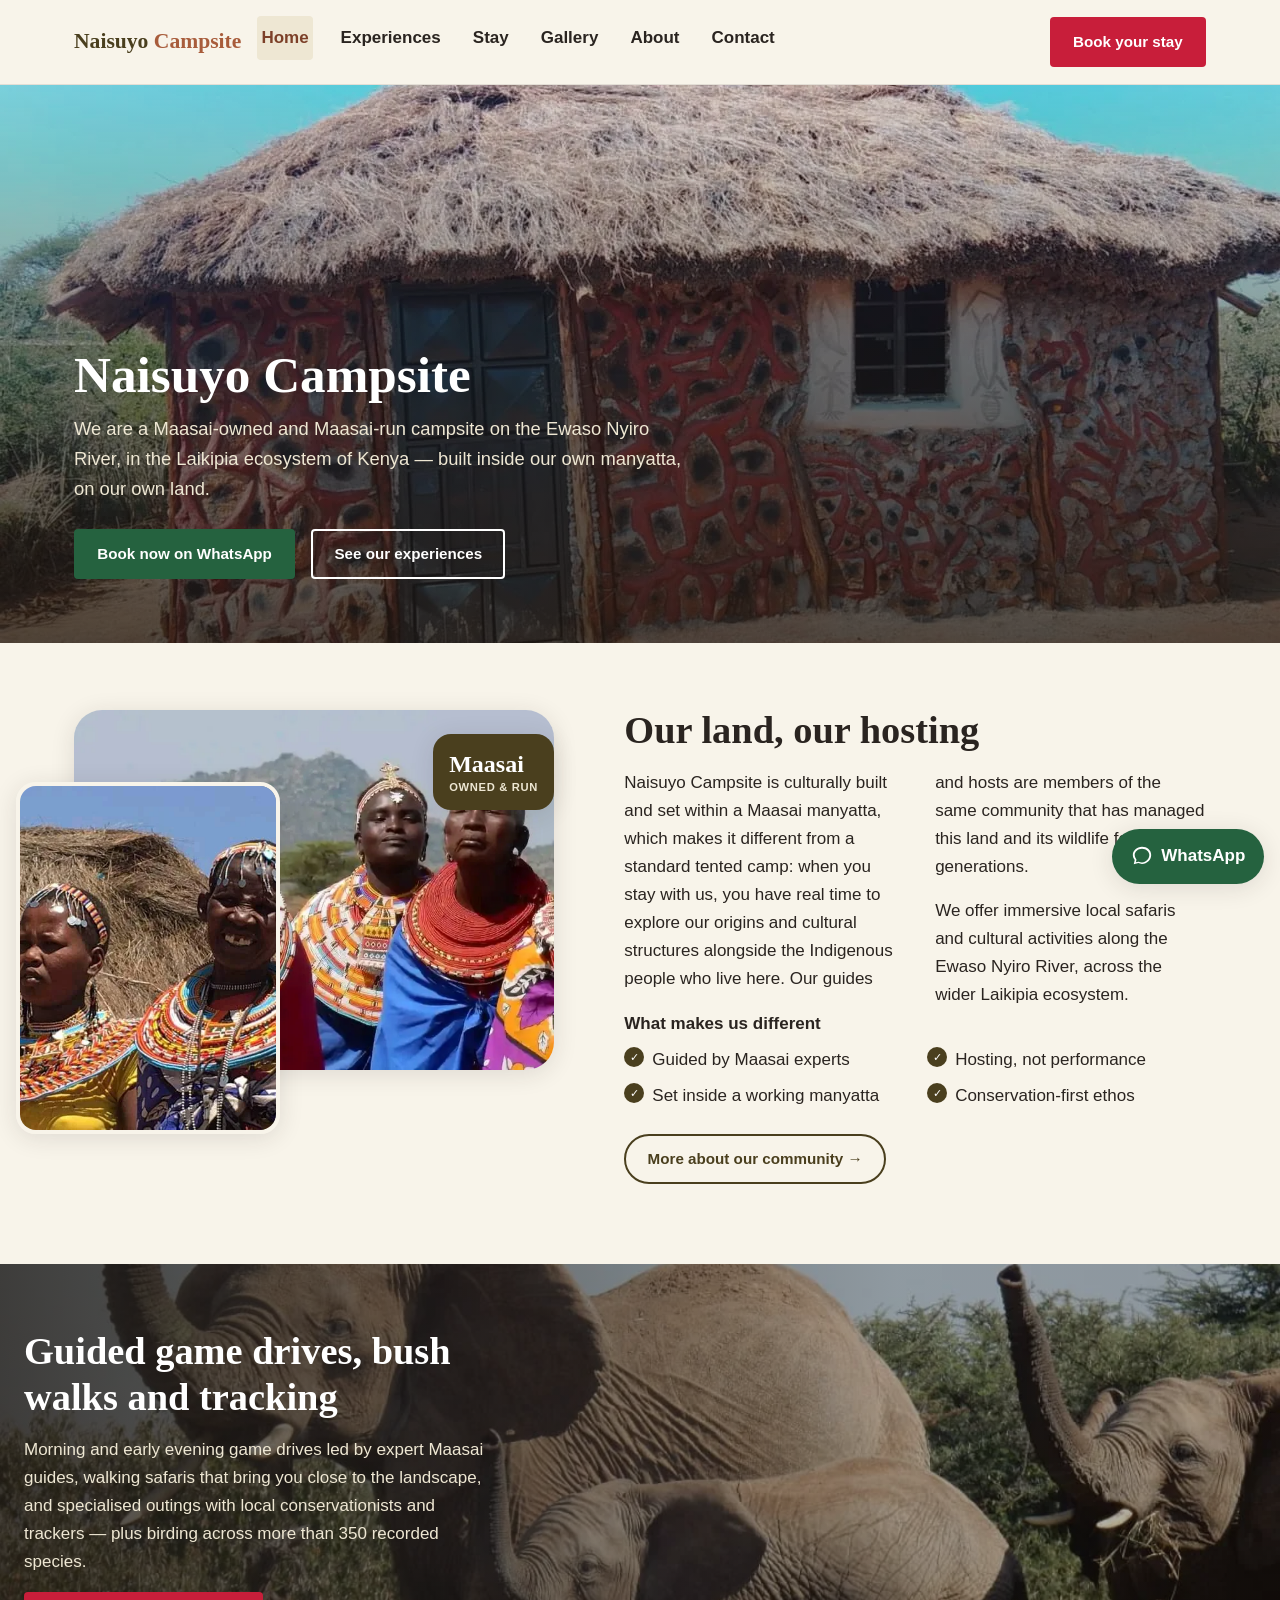
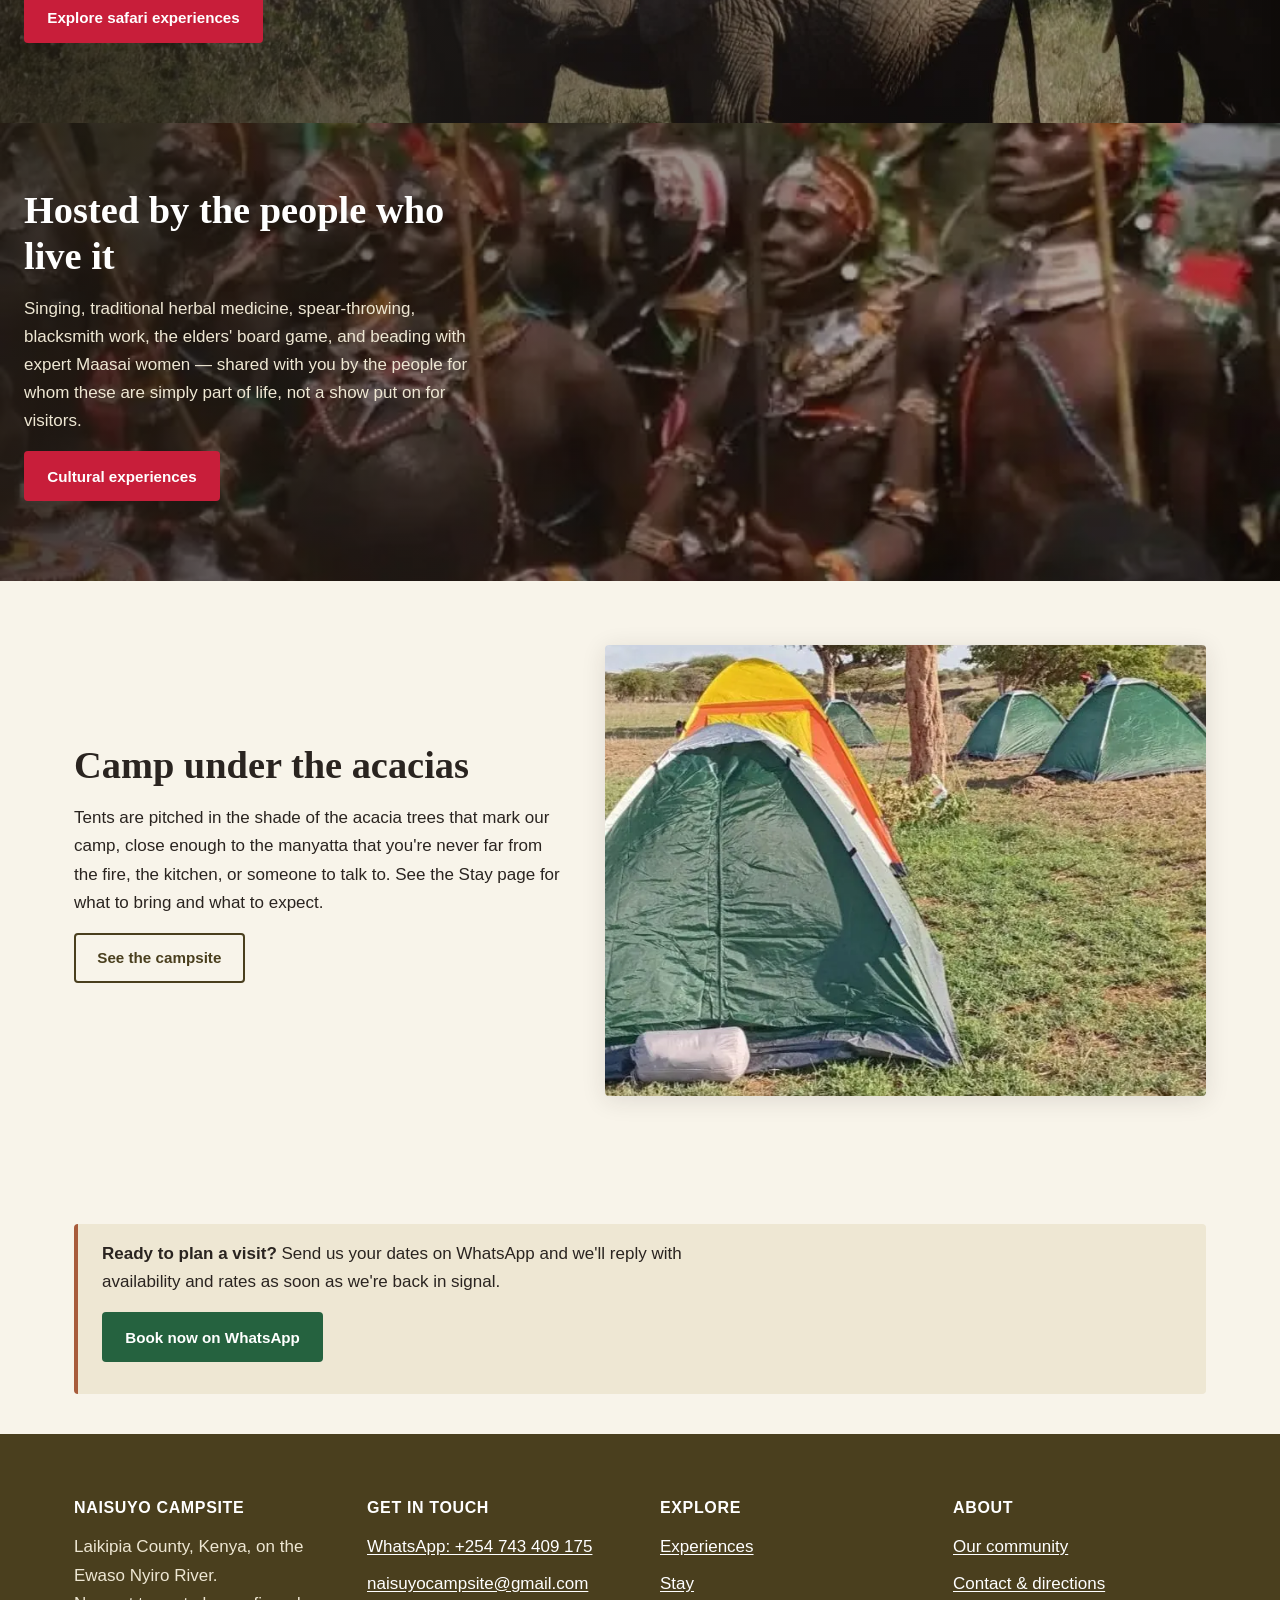
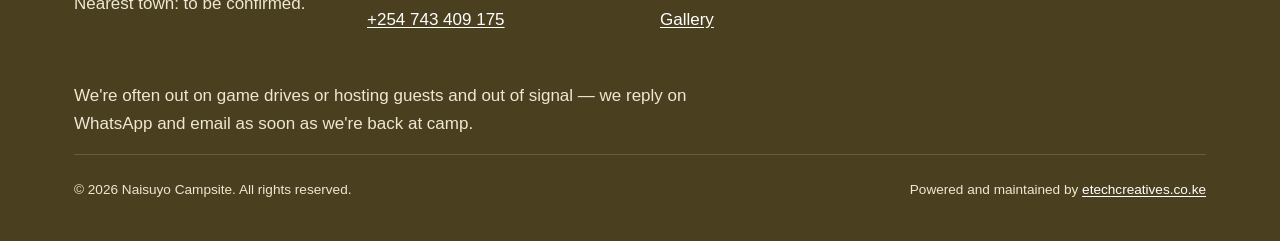
<file: index.html>
<!DOCTYPE html>
<html lang="en">
<head>
<meta charset="UTF-8">
<meta name="viewport" content="width=device-width, initial-scale=1.0">
<title>Naisuyo Campsite — Maasai-Owned Camp in Laikipia, Kenya</title>
<meta name="description" content="Naisuyo Campsite is a Maasai-owned and Maasai-run camp on the Ewaso Nyiro River in Laikipia, Kenya, offering guided safaris and cultural hosting inside a working manyatta.">
<link rel="canonical" href="https://www.naisuyo.co.ke/">
<meta property="og:type" content="website">
<meta property="og:title" content="Naisuyo Campsite — Maasai-Owned Camp in Laikipia, Kenya">
<meta property="og:description" content="A Maasai-owned campsite on the Ewaso Nyiro River, Laikipia, Kenya. Guided safaris, wildlife tracking and genuine cultural hosting inside a working manyatta.">
<meta property="og:image" content="https://www.naisuyo.co.ke/images/og-image.jpg">
<meta property="og:url" content="https://www.naisuyo.co.ke/">
<meta name="twitter:card" content="summary_large_image">
<meta name="twitter:title" content="Naisuyo Campsite — Maasai-Owned Camp in Laikipia, Kenya">
<meta name="twitter:description" content="A Maasai-owned campsite on the Ewaso Nyiro River, Laikipia, Kenya. Guided safaris, wildlife tracking and genuine cultural hosting inside a working manyatta.">
<meta name="twitter:image" content="https://www.naisuyo.co.ke/images/og-image.jpg">
<link rel="preload" as="image" href="images/maasai-manyatta-painted-hut-1600.webp" imagesrcset="images/maasai-manyatta-painted-hut-800.webp 800w, images/maasai-manyatta-painted-hut-1600.webp 1600w" fetchpriority="high">
<style>
  :root{--color-earth:#a85c3b;--color-earth-dark:#7c4028;--color-scrub:#cdbf94;--color-scrub-light:#eee7d3;--color-grass:#4a3f1e;--color-grass-dark:#332b14;--color-offwhite:#f8f4ea;--color-charcoal:#2a2420;--color-accent:#c81e3a;--color-accent-dark:#9e1830;--color-white:#fff;--font-heading:"Iowan Old Style","Palatino Linotype",Palatino,Georgia,"Times New Roman",serif;--font-body:-apple-system,BlinkMacSystemFont,"Segoe UI",Roboto,"Helvetica Neue",Arial,sans-serif;--space-1:.25rem;--space-2:.5rem;--space-3:1rem;--space-4:1.5rem;--space-5:2.5rem;--space-6:4rem;--radius:4px;}
  *,*::before,*::after{box-sizing:border-box;}
  body{margin:0;background:var(--color-offwhite);color:var(--color-charcoal);font-family:var(--font-body);font-size:17px;line-height:1.65;}
  h1{font-family:var(--font-heading);line-height:1.15;margin:0 0 var(--space-2);font-weight:600;font-size:clamp(2rem,5vw,3.2rem);}
  .site-header{position:sticky;top:0;z-index:100;background:var(--color-offwhite);border-bottom:1px solid rgba(42,36,32,.1);}
  .site-header__bar{display:flex;align-items:center;justify-content:space-between;padding:var(--space-2) var(--space-3);max-width:1180px;margin:0 auto;gap:var(--space-2);}
  .site-logo{font-family:var(--font-heading);font-size:1.05rem;font-weight:700;text-decoration:none;color:var(--color-grass);}
  .site-logo span{color:var(--color-earth);}
  @media (min-width:400px){.site-header__bar{padding:var(--space-3) var(--space-4);gap:var(--space-3);}.site-logo{font-size:1.35rem;white-space:nowrap;}}
  .btn{display:inline-block;padding:.7em 1.4em;border-radius:var(--radius);text-decoration:none;font-weight:700;font-size:.95rem;border:2px solid transparent;cursor:pointer;}
  .header-cta{padding:.5em .75em;font-size:.8rem;}
  @media (min-width:400px){.header-cta{padding:.7em 1.4em;font-size:.95rem;}}
  .btn--accent{background:var(--color-accent);color:#fff;}
  .hero{position:relative;color:#fff;display:flex;align-items:flex-end;min-height:62vh;}
  .hero__media{position:absolute;inset:0;z-index:-1;overflow:hidden;}
  .hero__media img{width:100%;height:100%;object-fit:cover;}
  .hero__media::after{content:"";position:absolute;inset:0;background:linear-gradient(180deg,rgba(32,26,20,.15) 0%,rgba(32,26,20,.78) 100%);}
  .hero__content{position:relative;padding:var(--space-6) var(--space-4);max-width:1180px;margin:0 auto;width:100%;}
  .hero__content h1{color:#fff;}
  .hero__content p{color:var(--color-scrub-light);font-size:1.15rem;max-width:38rem;}
</style>
<link rel="stylesheet" href="styles.css">
<link rel="icon" href="data:,">
</head>
<body>
<a class="skip-link" href="#main-content">Skip to content</a>

<header class="site-header">
  <div class="site-header__bar">
    <a href="index.html" class="site-logo">Naisuyo <span>Campsite</span></a>
    <a class="btn btn--accent header-cta" href="contact.html#enquiry">Book your stay</a>
    <button type="button" class="nav-toggle" aria-expanded="false" aria-controls="site-nav-panel" aria-label="Open menu">
      <span class="nav-toggle__icon"></span>
    </button>
    <nav class="site-nav" aria-label="Primary">
      <div class="site-nav__panel" id="site-nav-panel">
        <button type="button" class="nav-close" aria-label="Close menu">&times;</button>
        <ul class="site-nav__list">
          <li><a href="index.html" aria-current="page">Home</a></li>
          <li><a href="experiences.html">Experiences</a></li>
          <li><a href="stay.html">Stay</a></li>
          <li><a href="gallery.html">Gallery</a></li>
          <li><a href="about.html">About</a></li>
          <li><a href="contact.html">Contact</a></li>
        </ul>
        <a class="btn btn--accent btn--block site-nav__panel-cta" href="contact.html#enquiry">Book your stay</a>
      </div>
    </nav>
  </div>
  <div class="nav-backdrop"></div>
</header>

<main id="main-content">

  <section class="hero">
    <div class="hero__media">
      <picture>
        <source type="image/webp" srcset="images/maasai-manyatta-painted-hut-800.webp 800w, images/maasai-manyatta-painted-hut-1600.webp 1600w" sizes="100vw">
        <source type="image/jpeg" srcset="images/maasai-manyatta-painted-hut-800.jpg 800w, images/maasai-manyatta-painted-hut-1600.jpg 1600w" sizes="100vw">
        <img src="images/maasai-manyatta-painted-hut-1600.jpg" width="1280" height="960" alt="Hand-painted thatched hut with red-ochre and white geometric patterns, inside the Naisuyo manyatta" decoding="async" fetchpriority="high">
      </picture>
    </div>
    <div class="hero__content">
      <h1>Naisuyo Campsite</h1>
      <p>We are a Maasai-owned and Maasai-run campsite on the Ewaso Nyiro River, in the Laikipia ecosystem of Kenya — built inside our own manyatta, on our own land.</p>
      <div class="hero__actions">
        <a class="btn btn--whatsapp" href="https://wa.me/254743409175?text=Hello%20Naisuyo%2C%20I%27d%20like%20to%20enquire%20about%20a%20stay.">Book now on WhatsApp</a>
        <a class="btn btn--ghost-light" href="experiences.html">See our experiences</a>
      </div>
    </div>
  </section>

  <section class="section fade-up">
    <div class="container band band--text-heavy">
      <div class="band__media about-collage">
        <picture class="about-collage__main">
          <source type="image/webp" srcset="images/maasai-women-beaded-collars-portrait-800.webp 800w, images/maasai-women-beaded-collars-portrait-1600.webp 1600w" sizes="(min-width: 900px) 30vw, 90vw">
          <source type="image/jpeg" srcset="images/maasai-women-beaded-collars-portrait-800.jpg 800w, images/maasai-women-beaded-collars-portrait-1600.jpg 1600w" sizes="(min-width: 900px) 30vw, 90vw">
          <img src="images/maasai-women-beaded-collars-portrait-800.jpg" width="720" height="540" alt="Three Maasai women in full beaded collars, standing together with the Laikipia hills behind them" loading="lazy" decoding="async">
        </picture>
        <div class="about-collage__badge">
          <span class="about-collage__badge-label">Maasai</span>
          <span class="about-collage__badge-sub">Owned &amp; run</span>
        </div>
        <picture class="about-collage__secondary">
          <source type="image/webp" srcset="images/maasai-elder-and-woman-portrait-800.webp 800w, images/maasai-elder-and-woman-portrait-1600.webp 1600w" sizes="150px">
          <source type="image/jpeg" srcset="images/maasai-elder-and-woman-portrait-800.jpg 800w, images/maasai-elder-and-woman-portrait-1600.jpg 1600w" sizes="150px">
          <img src="images/maasai-elder-and-woman-portrait-800.jpg" width="720" height="540" alt="Close portrait of two Maasai women, one an elder, in beaded collars" loading="lazy" decoding="async">
        </picture>
      </div>
      <div class="band__text">
        <h2>Our land, our hosting</h2>
        <div class="band__copy">
          <p>Naisuyo Campsite is culturally built and set within a Maasai manyatta, which makes it different from a standard tented camp: when you stay with us, you have real time to explore our origins and cultural structures alongside the Indigenous people who live here. Our guides and hosts are members of the same community that has managed this land and its wildlife for generations.</p>
          <p>We offer immersive local safaris and cultural activities along the Ewaso Nyiro River, across the wider Laikipia ecosystem.</p>
        </div>
        <p class="checklist-label">What makes us different</p>
        <ul class="checklist">
          <li class="checklist__item"><span class="checklist__icon" aria-hidden="true">&check;</span>Guided by Maasai experts</li>
          <li class="checklist__item"><span class="checklist__icon" aria-hidden="true">&check;</span>Hosting, not performance</li>
          <li class="checklist__item"><span class="checklist__icon" aria-hidden="true">&check;</span>Set inside a working manyatta</li>
          <li class="checklist__item"><span class="checklist__icon" aria-hidden="true">&check;</span>Conservation-first ethos</li>
        </ul>
        <p><a class="btn btn--outline btn--pill" href="about.html">More about our community &rarr;</a></p>
      </div>
    </div>
  </section>

  <section class="band-full fade-up">
    <picture>
      <source type="image/webp" srcset="images/elephant-family-with-calf-800.webp 800w, images/elephant-family-with-calf-1600.webp 1600w" sizes="100vw">
      <img src="images/elephant-family-with-calf-1600.jpg" width="1152" height="864" alt="Elephant family with a calf, trunks raised, in Laikipia bush" loading="lazy" decoding="async">
    </picture>
    <div class="band-full__content">
      <h2>Guided game drives, bush walks and tracking</h2>
      <p>Morning and early evening game drives led by expert Maasai guides, walking safaris that bring you close to the landscape, and specialised outings with local conservationists and trackers — plus birding across more than 350 recorded species.</p>
      <p><a class="btn btn--accent" href="experiences.html">Explore safari experiences</a></p>
    </div>
  </section>

  <section class="band-full fade-up">
    <picture>
      <source type="image/webp" srcset="images/maasai-warriors-ceremonial-headdress-800.webp 800w, images/maasai-warriors-ceremonial-headdress-1600.webp 1600w" sizes="100vw">
      <img src="images/maasai-warriors-ceremonial-headdress-1600.jpg" width="720" height="540" alt="Maasai men in feathered ceremonial headdresses and beadwork, spears in hand, at a community gathering" loading="lazy" decoding="async">
    </picture>
    <div class="band-full__content">
      <h2>Hosted by the people who live it</h2>
      <p>Singing, traditional herbal medicine, spear-throwing, blacksmith work, the elders' board game, and beading with expert Maasai women — shared with you by the people for whom these are simply part of life, not a show put on for visitors.</p>
      <p><a class="btn btn--accent" href="experiences.html">Cultural experiences</a></p>
    </div>
  </section>

  <section class="section fade-up">
    <div class="container band band--reverse">
      <div class="band__media">
        <picture>
          <source type="image/webp" srcset="images/dome-tents-under-acacia-shade-800.webp 800w, images/dome-tents-under-acacia-shade-1600.webp 1600w" sizes="(min-width: 900px) 45vw, 90vw">
          <source type="image/jpeg" srcset="images/dome-tents-under-acacia-shade-800.jpg 800w, images/dome-tents-under-acacia-shade-1600.jpg 1600w" sizes="(min-width: 900px) 45vw, 90vw">
          <img src="images/dome-tents-under-acacia-shade-800.jpg" width="704" height="764" alt="Dome camping tents pitched under acacia trees at Naisuyo camp, morning light" loading="lazy" decoding="async">
        </picture>
      </div>
      <div class="band__text">
        <h2>Camp under the acacias</h2>
        <p>Tents are pitched in the shade of the acacia trees that mark our camp, close enough to the manyatta that you're never far from the fire, the kitchen, or someone to talk to. See the Stay page for what to bring and what to expect.</p>
        <p><a class="btn btn--outline" href="stay.html">See the campsite</a></p>
      </div>
    </div>
  </section>

  <section class="section section--tight fade-up">
    <div class="container">
      <div class="enquiry-note">
        <p><strong>Ready to plan a visit?</strong> Send us your dates on WhatsApp and we'll reply with availability and rates as soon as we're back in signal.</p>
        <p><a class="btn btn--whatsapp" href="https://wa.me/254743409175?text=Hello%20Naisuyo%2C%20I%27d%20like%20to%20enquire%20about%20a%20stay.">Book now on WhatsApp</a></p>
      </div>
    </div>
  </section>

</main>

<footer class="site-footer">
  <div class="container">
    <div class="footer-grid">
      <div>
        <h4>Naisuyo Campsite</h4>
        <p>Laikipia County, Kenya, on the Ewaso Nyiro River.<br><!-- TODO: confirm with owner -->Nearest town: to be confirmed.</p>
      </div>
      <div>
        <h4>Get in touch</h4>
        <ul>
          <li><a href="https://wa.me/254743409175">WhatsApp: +254 743 409 175</a></li>
          <li><a href="mailto:naisuyocampsite@gmail.com?subject=Enquiry%20from%20naisuyo.co.ke">naisuyocampsite@gmail.com</a></li>
          <li><a href="tel:+254743409175">+254 743 409 175</a></li>
        </ul>
      </div>
      <div>
        <h4>Explore</h4>
        <ul>
          <li><a href="experiences.html">Experiences</a></li>
          <li><a href="stay.html">Stay</a></li>
          <li><a href="gallery.html">Gallery</a></li>
        </ul>
      </div>
      <div>
        <h4>About</h4>
        <ul>
          <li><a href="about.html">Our community</a></li>
          <li><a href="contact.html">Contact &amp; directions</a></li>
        </ul>
      </div>
    </div>
    <p><!-- TODO: confirm with owner --> We're often out on game drives or hosting guests and out of signal — we reply on WhatsApp and email as soon as we're back at camp.</p>
    <div class="footer-bottom">
      <span>&copy; 2026 Naisuyo Campsite. All rights reserved.</span>
      <span>Powered and maintained by <a href="https://etechcreatives.co.ke/" target="_blank" rel="noopener noreferrer">etechcreatives.co.ke</a></span>
    </div>
  </div>
</footer>

<a class="whatsapp-fab" href="https://wa.me/254743409175?text=Hello%20Naisuyo%2C%20I%27d%20like%20to%20enquire%20about%20a%20stay." aria-label="Chat with us on WhatsApp">
  <svg viewBox="0 0 24 24" fill="currentColor" aria-hidden="true"><path d="M12 2C6.48 2 2 6.02 2 11c0 2.02.78 3.87 2.08 5.36L3 21l4.9-1.28C9.2 20.24 10.56 20.6 12 20.6c5.52 0 10-4.02 10-9.6S17.52 2 12 2zm0 17.2c-1.3 0-2.53-.32-3.6-.9l-.26-.14-2.9.76.78-2.83-.17-.29A7.77 7.77 0 0 1 4 11c0-3.87 3.58-7 8-7s8 3.13 8 7-3.58 8.2-8 8.2z"/></svg>
  WhatsApp
</a>

<script src="main.js" defer></script>

<script type="application/ld+json">
{
  "@context": "https://schema.org",
  "@type": "Campground",
  "name": "Naisuyo Campsite",
  "description": "Naisuyo Campsite is a Maasai-owned campsite offering immersive local safaris and cultural activities along the Ewaso Nyiro River, across the Laikipia ecosystem of Kenya.",
  "url": "https://www.naisuyo.co.ke/",
  "image": "https://www.naisuyo.co.ke/images/og-image.jpg",
  "telephone": "+254743409175",
  "email": "naisuyocampsite@gmail.com",
  "address": {
    "@type": "PostalAddress",
    "addressRegion": "Laikipia County",
    "addressCountry": "KE"
  }
}
</script>

</body>
</html>
</file>
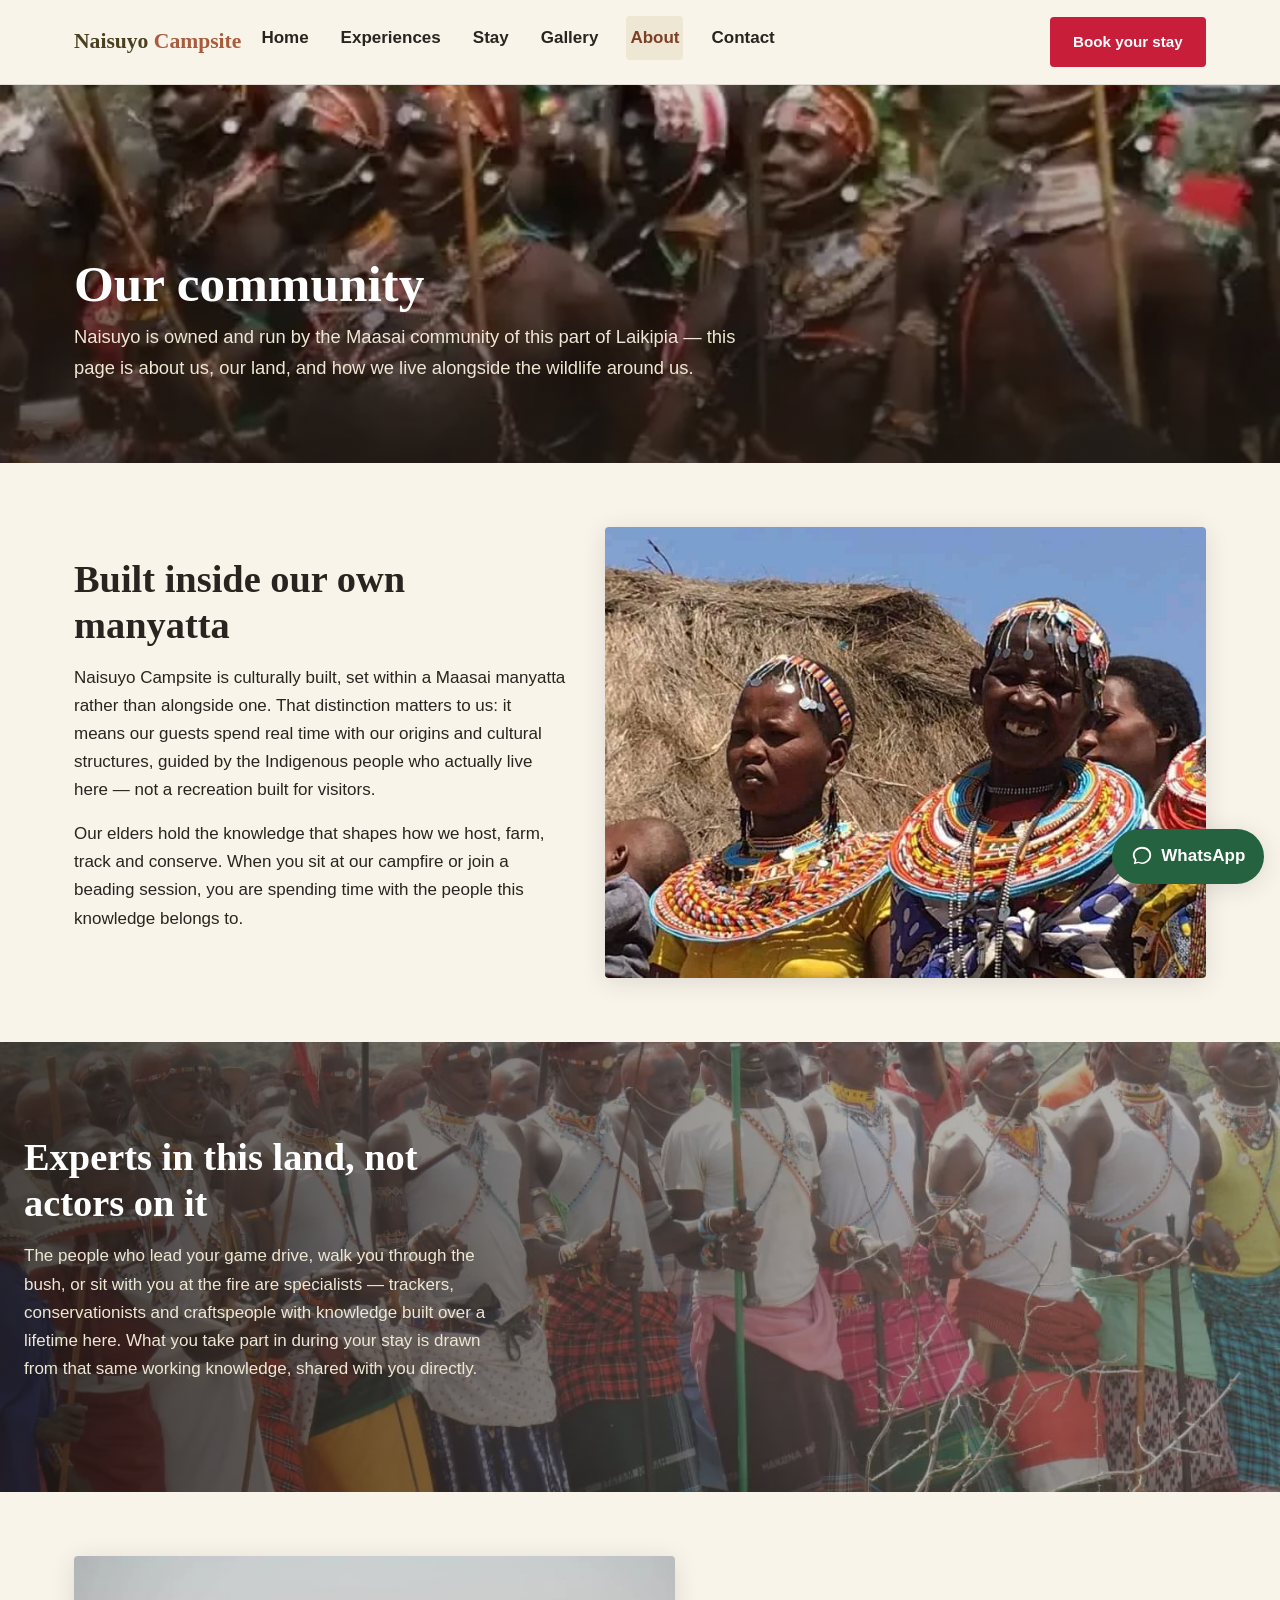
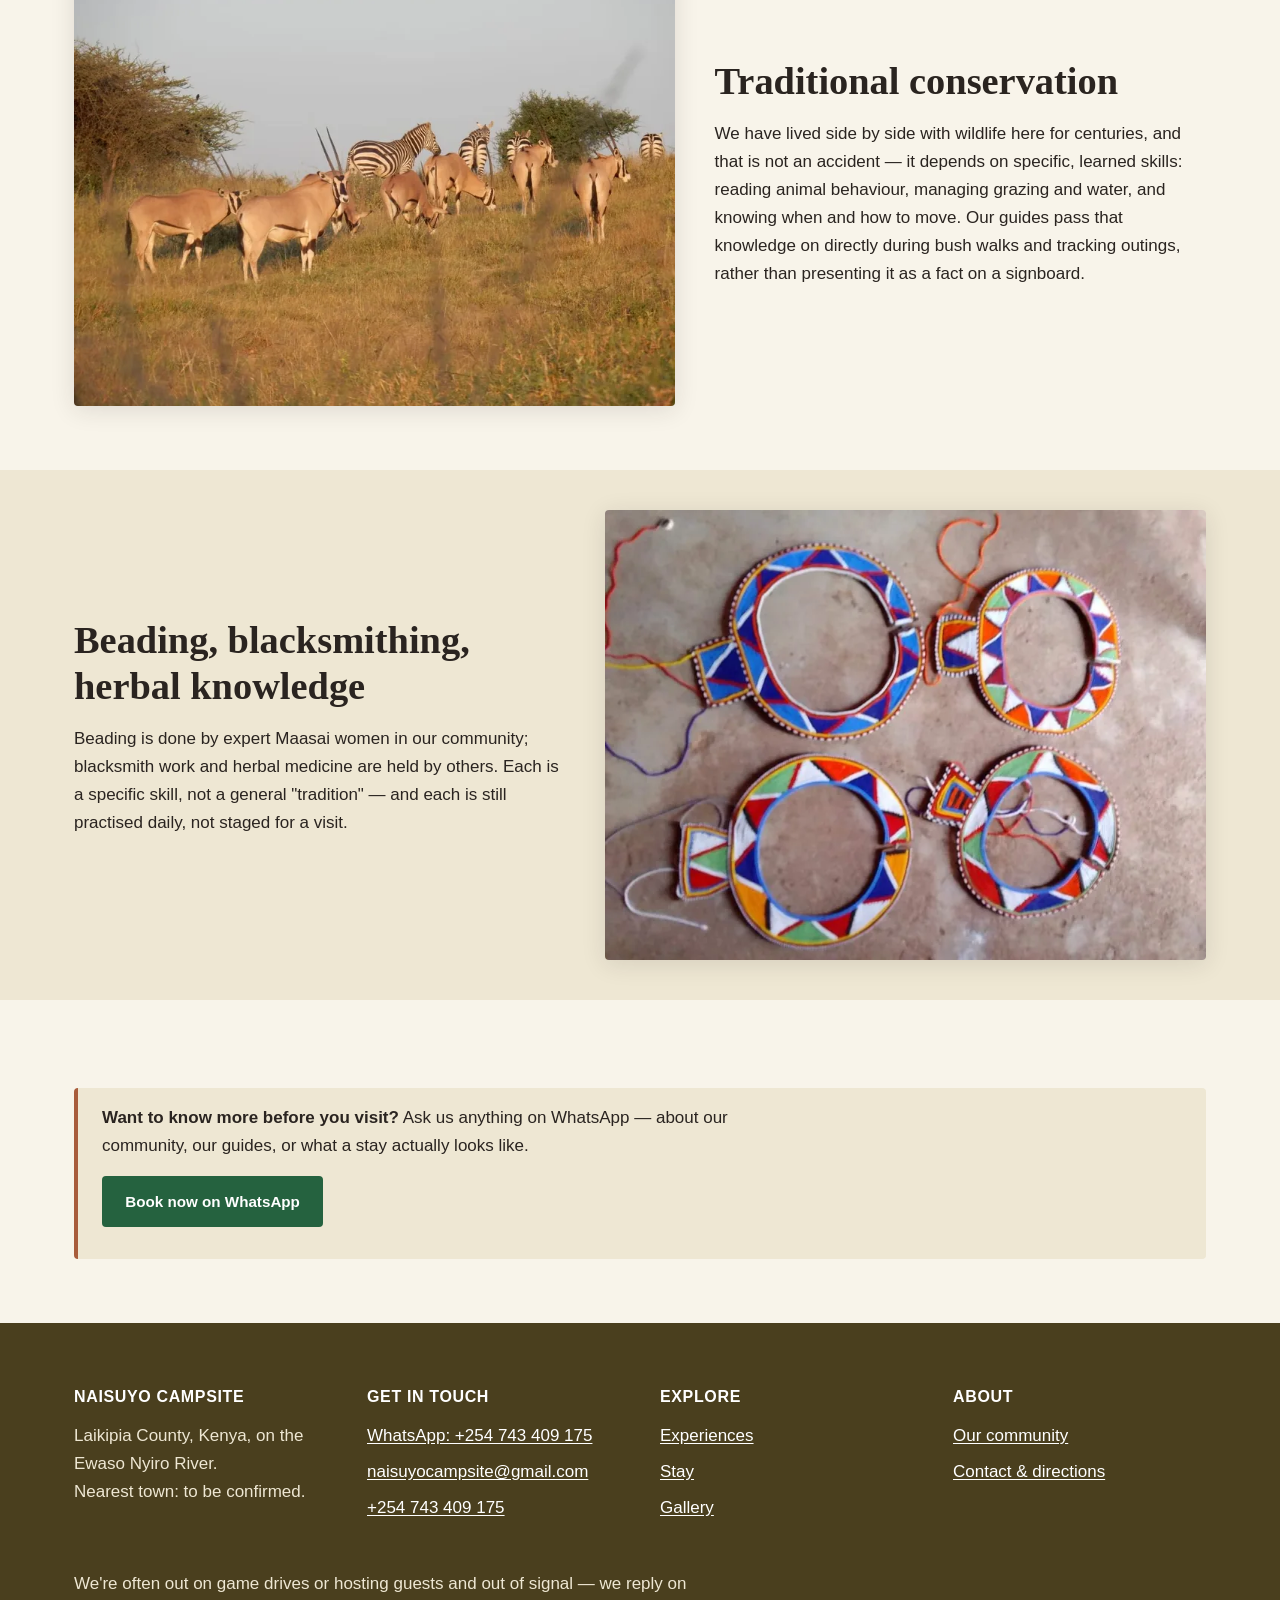
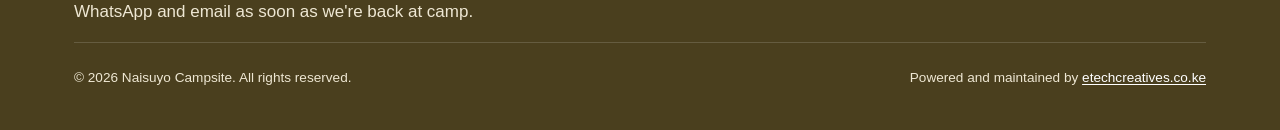
<file: about.html>
<!DOCTYPE html>
<html lang="en">
<head>
<meta charset="UTF-8">
<meta name="viewport" content="width=device-width, initial-scale=1.0">
<title>About Us — Our Maasai Community | Naisuyo Campsite</title>
<meta name="description" content="Naisuyo Campsite is owned and run by the Maasai community of Laikipia, Kenya. Learn about our origins, our manyatta, and our conservation ethos.">
<link rel="canonical" href="https://www.naisuyo.co.ke/about.html">
<meta property="og:type" content="website">
<meta property="og:title" content="About Us — Our Maasai Community | Naisuyo Campsite">
<meta property="og:description" content="Naisuyo Campsite is owned and run by the Maasai community of Laikipia, Kenya.">
<meta property="og:image" content="https://www.naisuyo.co.ke/images/og-image.jpg">
<meta property="og:url" content="https://www.naisuyo.co.ke/about.html">
<meta name="twitter:card" content="summary_large_image">
<meta name="twitter:title" content="About Us — Our Maasai Community | Naisuyo Campsite">
<meta name="twitter:description" content="Naisuyo Campsite is owned and run by the Maasai community of Laikipia, Kenya.">
<meta name="twitter:image" content="https://www.naisuyo.co.ke/images/og-image.jpg">
<link rel="stylesheet" href="styles.css">
<link rel="icon" href="data:,">
</head>
<body>
<a class="skip-link" href="#main-content">Skip to content</a>

<header class="site-header">
  <div class="site-header__bar">
    <a href="index.html" class="site-logo">Naisuyo <span>Campsite</span></a>
    <a class="btn btn--accent header-cta" href="contact.html#enquiry">Book your stay</a>
    <button type="button" class="nav-toggle" aria-expanded="false" aria-controls="site-nav-panel" aria-label="Open menu">
      <span class="nav-toggle__icon"></span>
    </button>
    <nav class="site-nav" aria-label="Primary">
      <div class="site-nav__panel" id="site-nav-panel">
        <button type="button" class="nav-close" aria-label="Close menu">&times;</button>
        <ul class="site-nav__list">
          <li><a href="index.html">Home</a></li>
          <li><a href="experiences.html">Experiences</a></li>
          <li><a href="stay.html">Stay</a></li>
          <li><a href="gallery.html">Gallery</a></li>
          <li><a href="about.html" aria-current="page">About</a></li>
          <li><a href="contact.html">Contact</a></li>
        </ul>
        <a class="btn btn--accent btn--block site-nav__panel-cta" href="contact.html#enquiry">Book your stay</a>
      </div>
    </nav>
  </div>
  <div class="nav-backdrop"></div>
</header>

<main id="main-content">

  <section class="hero hero--page">
    <div class="hero__media">
      <picture>
        <source type="image/webp" srcset="images/maasai-warriors-ceremonial-headdress-800.webp 800w, images/maasai-warriors-ceremonial-headdress-1600.webp 1600w" sizes="100vw">
        <source type="image/jpeg" srcset="images/maasai-warriors-ceremonial-headdress-800.jpg 800w, images/maasai-warriors-ceremonial-headdress-1600.jpg 1600w" sizes="100vw">
        <img src="images/maasai-warriors-ceremonial-headdress-1600.jpg" width="720" height="540" alt="Maasai men in feathered ceremonial headdresses and beadwork, spears in hand, at a community gathering" decoding="async">
      </picture>
    </div>
    <div class="hero__content">
      <h1>Our community</h1>
      <p>Naisuyo is owned and run by the Maasai community of this part of Laikipia — this page is about us, our land, and how we live alongside the wildlife around us.</p>
    </div>
  </section>

  <section class="section fade-up">
    <div class="container band band--reverse">
      <div class="band__media">
        <picture>
          <source type="image/webp" srcset="images/maasai-elder-and-woman-portrait-800.webp 800w, images/maasai-elder-and-woman-portrait-1600.webp 1600w" sizes="(min-width: 900px) 45vw, 90vw">
          <source type="image/jpeg" srcset="images/maasai-elder-and-woman-portrait-800.jpg 800w, images/maasai-elder-and-woman-portrait-1600.jpg 1600w" sizes="(min-width: 900px) 45vw, 90vw">
          <img src="images/maasai-elder-and-woman-portrait-800.jpg" width="720" height="540" alt="Close portrait of two Maasai women, one an elder, in beaded collars, thatched structure behind" loading="lazy" decoding="async">
        </picture>
      </div>
      <div class="band__text">
        <h2>Built inside our own manyatta</h2>
        <p>Naisuyo Campsite is culturally built, set within a Maasai manyatta rather than alongside one. That distinction matters to us: it means our guests spend real time with our origins and cultural structures, guided by the Indigenous people who actually live here — not a recreation built for visitors.</p>
        <p>Our elders hold the knowledge that shapes how we host, farm, track and conserve. When you sit at our campfire or join a beading session, you are spending time with the people this knowledge belongs to.</p>
        <!-- TODO: confirm with owner — a short, factual history (when the campsite started, who founded it, how many households are involved) would strengthen this page. Nothing has been invented in its absence. -->
      </div>
    </div>
  </section>

  <section class="band-full fade-up">
    <picture>
      <source type="image/webp" srcset="images/maasai-men-ceremony-line-singing-800.webp 800w, images/maasai-men-ceremony-line-singing-1600.webp 1600w" sizes="100vw">
      <img src="images/maasai-men-ceremony-line-singing-1600.jpg" width="1152" height="864" alt="Line of Maasai men in shukas mid-song at a community ceremony, holding sticks, open savannah behind" loading="lazy" decoding="async">
    </picture>
    <div class="band-full__content">
      <h2>Experts in this land, not actors on it</h2>
      <p>The people who lead your game drive, walk you through the bush, or sit with you at the fire are specialists — trackers, conservationists and craftspeople with knowledge built over a lifetime here. What you take part in during your stay is drawn from that same working knowledge, shared with you directly.</p>
    </div>
  </section>

  <section class="section fade-up">
    <div class="container band">
      <div class="band__media">
        <picture>
          <source type="image/webp" srcset="images/oryx-herd-and-zebra-savannah-800.webp 800w, images/oryx-herd-and-zebra-savannah-1600.webp 1600w" sizes="(min-width: 900px) 45vw, 90vw">
          <source type="image/jpeg" srcset="images/oryx-herd-and-zebra-savannah-800.jpg 800w, images/oryx-herd-and-zebra-savannah-1600.jpg 1600w" sizes="(min-width: 900px) 45vw, 90vw">
          <img src="images/oryx-herd-and-zebra-savannah-800.jpg" width="800" height="600" alt="Oryx herd and grazing zebra on open savannah, birds in acacia trees" loading="lazy" decoding="async">
        </picture>
      </div>
      <div class="band__text">
        <h2>Traditional conservation</h2>
        <p>We have lived side by side with wildlife here for centuries, and that is not an accident — it depends on specific, learned skills: reading animal behaviour, managing grazing and water, and knowing when and how to move. Our guides pass that knowledge on directly during bush walks and tracking outings, rather than presenting it as a fact on a signboard.</p>
      </div>
    </div>
  </section>

  <section class="section section--tight fade-up" style="background: var(--color-scrub-light);">
    <div class="container band band--reverse">
      <div class="band__media">
        <picture>
          <source type="image/webp" srcset="images/maasai-beaded-jewellery-in-progress-800.webp 800w, images/maasai-beaded-jewellery-in-progress-1600.webp 1600w" sizes="(min-width: 900px) 45vw, 90vw">
          <source type="image/jpeg" srcset="images/maasai-beaded-jewellery-in-progress-800.jpg 800w, images/maasai-beaded-jewellery-in-progress-1600.jpg 1600w" sizes="(min-width: 900px) 45vw, 90vw">
          <img src="images/maasai-beaded-jewellery-in-progress-800.jpg" width="800" height="600" alt="Overhead view of unfinished beaded collars and rings laid on the ground, geometric colour patterns" loading="lazy" decoding="async">
        </picture>
      </div>
      <div class="band__text">
        <h2>Beading, blacksmithing, herbal knowledge</h2>
        <p>Beading is done by expert Maasai women in our community; blacksmith work and herbal medicine are held by others. Each is a specific skill, not a general "tradition" — and each is still practised daily, not staged for a visit.</p>
      </div>
    </div>
  </section>

  <section class="section fade-up">
    <div class="container">
      <div class="enquiry-note">
        <p><strong>Want to know more before you visit?</strong> Ask us anything on WhatsApp — about our community, our guides, or what a stay actually looks like.</p>
        <p><a class="btn btn--whatsapp" href="https://wa.me/254743409175?text=Hello%20Naisuyo%2C%20I%27d%20like%20to%20enquire%20about%20a%20stay.">Book now on WhatsApp</a></p>
      </div>
    </div>
  </section>

</main>

<footer class="site-footer">
  <div class="container">
    <div class="footer-grid">
      <div>
        <h4>Naisuyo Campsite</h4>
        <p>Laikipia County, Kenya, on the Ewaso Nyiro River.<br><!-- TODO: confirm with owner -->Nearest town: to be confirmed.</p>
      </div>
      <div>
        <h4>Get in touch</h4>
        <ul>
          <li><a href="https://wa.me/254743409175">WhatsApp: +254 743 409 175</a></li>
          <li><a href="mailto:naisuyocampsite@gmail.com?subject=Enquiry%20from%20naisuyo.co.ke">naisuyocampsite@gmail.com</a></li>
          <li><a href="tel:+254743409175">+254 743 409 175</a></li>
        </ul>
      </div>
      <div>
        <h4>Explore</h4>
        <ul>
          <li><a href="experiences.html">Experiences</a></li>
          <li><a href="stay.html">Stay</a></li>
          <li><a href="gallery.html">Gallery</a></li>
        </ul>
      </div>
      <div>
        <h4>About</h4>
        <ul>
          <li><a href="about.html">Our community</a></li>
          <li><a href="contact.html">Contact &amp; directions</a></li>
        </ul>
      </div>
    </div>
    <p><!-- TODO: confirm with owner --> We're often out on game drives or hosting guests and out of signal — we reply on WhatsApp and email as soon as we're back at camp.</p>
    <div class="footer-bottom">
      <span>&copy; 2026 Naisuyo Campsite. All rights reserved.</span>
      <span>Powered and maintained by <a href="https://etechcreatives.co.ke/" target="_blank" rel="noopener noreferrer">etechcreatives.co.ke</a></span>
    </div>
  </div>
</footer>

<a class="whatsapp-fab" href="https://wa.me/254743409175?text=Hello%20Naisuyo%2C%20I%27d%20like%20to%20enquire%20about%20a%20stay." aria-label="Chat with us on WhatsApp">
  <svg viewBox="0 0 24 24" fill="currentColor" aria-hidden="true"><path d="M12 2C6.48 2 2 6.02 2 11c0 2.02.78 3.87 2.08 5.36L3 21l4.9-1.28C9.2 20.24 10.56 20.6 12 20.6c5.52 0 10-4.02 10-9.6S17.52 2 12 2zm0 17.2c-1.3 0-2.53-.32-3.6-.9l-.26-.14-2.9.76.78-2.83-.17-.29A7.77 7.77 0 0 1 4 11c0-3.87 3.58-7 8-7s8 3.13 8 7-3.58 8.2-8 8.2z"/></svg>
  WhatsApp
</a>

<script src="main.js" defer></script>
</body>
</html>
</file>
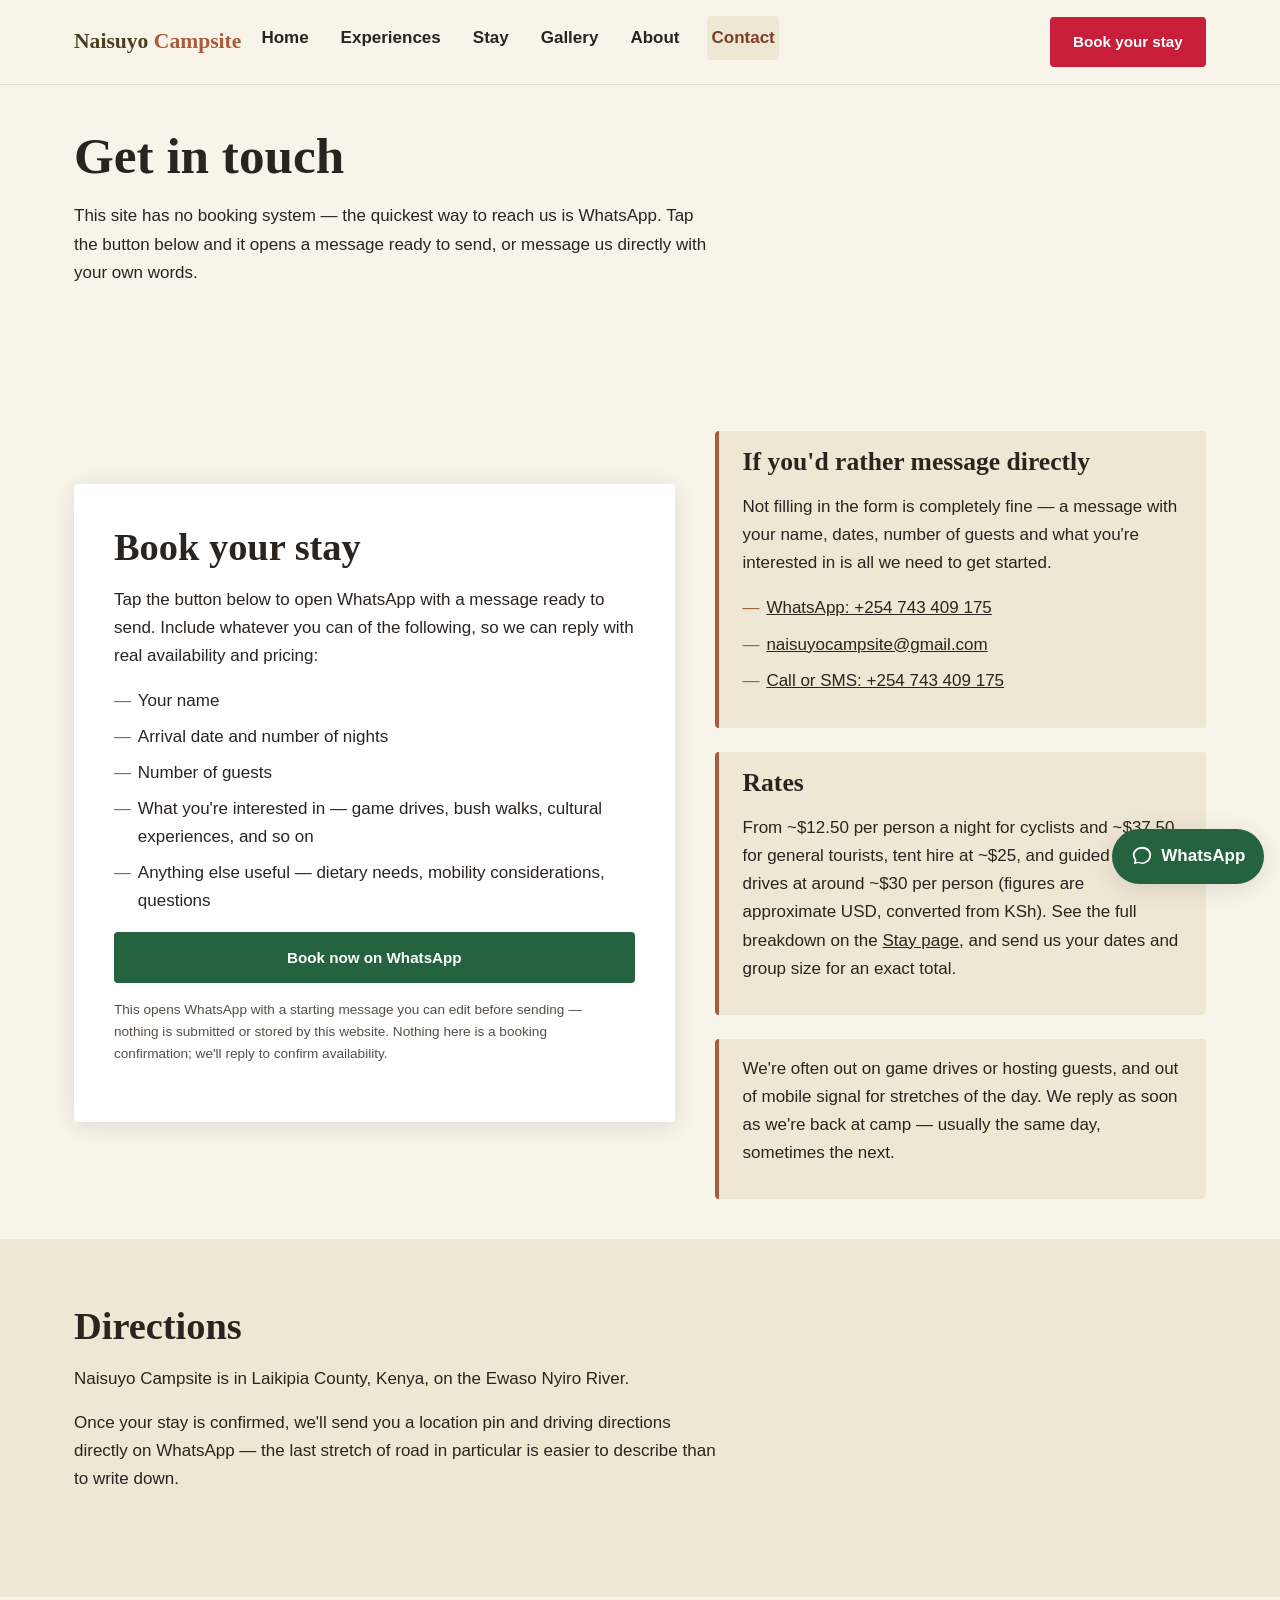
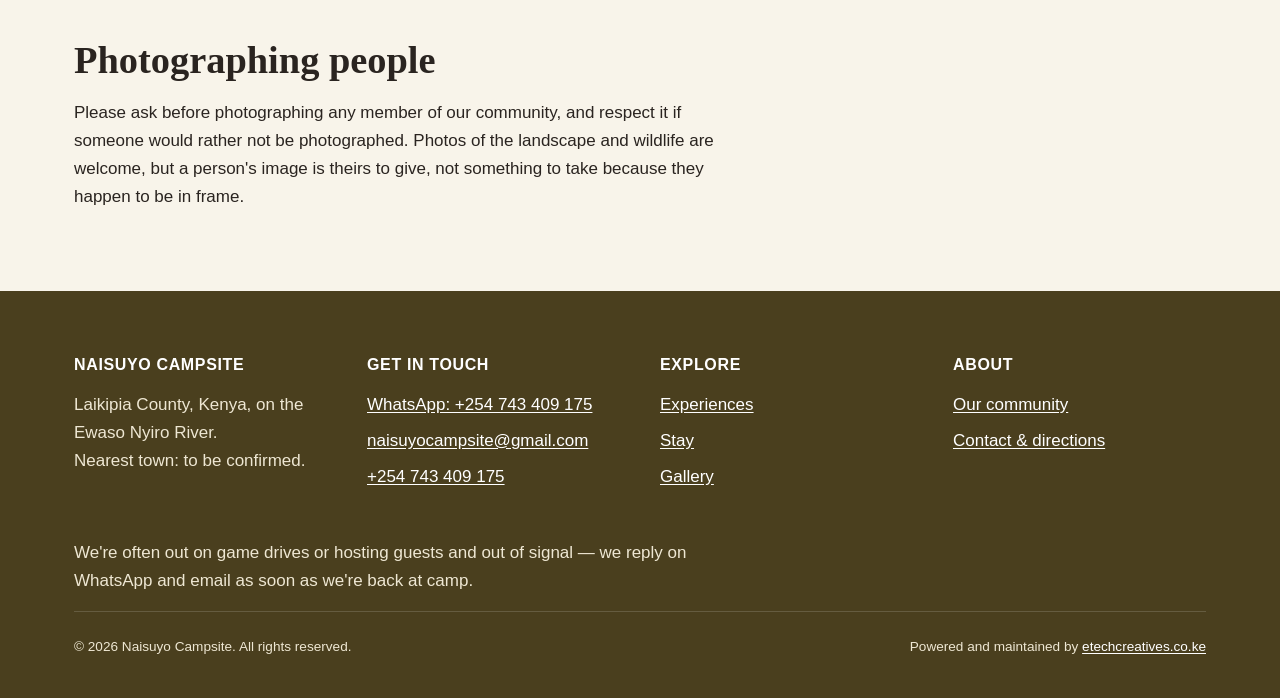
<file: contact.html>
<!DOCTYPE html>
<html lang="en">
<head>
<meta charset="UTF-8">
<meta name="viewport" content="width=device-width, initial-scale=1.0">
<title>Contact &amp; Directions | Naisuyo Campsite</title>
<meta name="description" content="Enquire about a stay at Naisuyo Campsite in Laikipia, Kenya via WhatsApp, email or phone. Directions and photography etiquette included.">
<link rel="canonical" href="https://www.naisuyo.co.ke/contact.html">
<meta property="og:type" content="website">
<meta property="og:title" content="Contact & Directions | Naisuyo Campsite">
<meta property="og:description" content="Enquire about a stay at Naisuyo Campsite in Laikipia, Kenya via WhatsApp, email or phone.">
<meta property="og:image" content="https://www.naisuyo.co.ke/images/og-image.jpg">
<meta property="og:url" content="https://www.naisuyo.co.ke/contact.html">
<meta name="twitter:card" content="summary_large_image">
<meta name="twitter:title" content="Contact & Directions | Naisuyo Campsite">
<meta name="twitter:description" content="Enquire about a stay at Naisuyo Campsite in Laikipia, Kenya via WhatsApp, email or phone.">
<meta name="twitter:image" content="https://www.naisuyo.co.ke/images/og-image.jpg">
<link rel="stylesheet" href="styles.css">
<link rel="icon" href="data:,">
</head>
<body>
<a class="skip-link" href="#main-content">Skip to content</a>

<header class="site-header">
  <div class="site-header__bar">
    <a href="index.html" class="site-logo">Naisuyo <span>Campsite</span></a>
    <a class="btn btn--accent header-cta" href="contact.html#enquiry">Book your stay</a>
    <button type="button" class="nav-toggle" aria-expanded="false" aria-controls="site-nav-panel" aria-label="Open menu">
      <span class="nav-toggle__icon"></span>
    </button>
    <nav class="site-nav" aria-label="Primary">
      <div class="site-nav__panel" id="site-nav-panel">
        <button type="button" class="nav-close" aria-label="Close menu">&times;</button>
        <ul class="site-nav__list">
          <li><a href="index.html">Home</a></li>
          <li><a href="experiences.html">Experiences</a></li>
          <li><a href="stay.html">Stay</a></li>
          <li><a href="gallery.html">Gallery</a></li>
          <li><a href="about.html">About</a></li>
          <li><a href="contact.html" aria-current="page">Contact</a></li>
        </ul>
        <a class="btn btn--accent btn--block site-nav__panel-cta" href="contact.html#enquiry">Book your stay</a>
      </div>
    </nav>
  </div>
  <div class="nav-backdrop"></div>
</header>

<main id="main-content">

  <section class="section section--tight fade-up">
    <div class="container">
      <div class="section-header">
        <h1>Get in touch</h1>
        <p>This site has no booking system — the quickest way to reach us is WhatsApp. Tap the button below and it opens a message ready to send, or message us directly with your own words.</p>
      </div>
    </div>
  </section>

  <section class="section section--tight fade-up" id="enquiry">
    <div class="container">
      <div class="band">
        <div>
          <div class="enquiry">
            <h2>Book your stay</h2>
            <p>Tap the button below to open WhatsApp with a message ready to send. Include whatever you can of the following, so we can reply with real availability and pricing:</p>
            <ul class="list-plain">
              <li>Your name</li>
              <li>Arrival date and number of nights</li>
              <li>Number of guests</li>
              <li>What you're interested in — game drives, bush walks, cultural experiences, and so on</li>
              <li>Anything else useful — dietary needs, mobility considerations, questions</li>
            </ul>

            <p><a class="btn btn--whatsapp btn--block" href="https://wa.me/254743409175?text=Hello%20Naisuyo%2C%20I%27d%20like%20to%20enquire%20about%20a%20stay.%0AName%3A%20%0AArrival%20date%20and%20nights%3A%20%0AGuests%3A%20%0AInterested%20in%3A%20">Book now on WhatsApp</a></p>

            <p class="form-hint">This opens WhatsApp with a starting message you can edit before sending — nothing is submitted or stored by this website. Nothing here is a booking confirmation; we'll reply to confirm availability.</p>
          </div>
        </div>

        <div>
          <div class="enquiry-note">
            <h3>If you'd rather message directly</h3>
            <p>Not filling in the form is completely fine — a message with your name, dates, number of guests and what you're interested in is all we need to get started.</p>
            <ul class="list-plain">
              <li><a href="https://wa.me/254743409175">WhatsApp: +254 743 409 175</a></li>
              <li><a href="mailto:naisuyocampsite@gmail.com?subject=Enquiry%20from%20naisuyo.co.ke">naisuyocampsite@gmail.com</a></li>
              <li><a href="tel:+254743409175">Call or SMS: +254 743 409 175</a></li>
            </ul>
          </div>

          <div class="enquiry-note" style="margin-top: var(--space-4);">
            <h3>Rates</h3>
            <p>From ~$12.50 per person a night for cyclists and ~$37.50 for general tourists, tent hire at ~$25, and guided game drives at around ~$30 per person (figures are approximate USD, converted from KSh). See the full breakdown on the <a href="stay.html#rates">Stay page</a>, and send us your dates and group size for an exact total.</p>
          </div>

          <div class="enquiry-note" style="margin-top: var(--space-4);">
            <!-- TODO: confirm with owner — reply-time expectations below are a reasonable draft, please confirm or adjust the wording. -->
            <p>We're often out on game drives or hosting guests, and out of mobile signal for stretches of the day. We reply as soon as we're back at camp — usually the same day, sometimes the next.</p>
          </div>
        </div>
      </div>
    </div>
  </section>

  <section class="section fade-up" style="background: var(--color-scrub-light);">
    <div class="container">
      <div class="section-header">
        <h2>Directions</h2>
        <p>Naisuyo Campsite is in Laikipia County, Kenya, on the Ewaso Nyiro River. <!-- TODO: confirm with owner — nearest town, road directions from the main highway, and GPS coordinates for the JSON-LD on the homepage. --></p>
        <p>Once your stay is confirmed, we'll send you a location pin and driving directions directly on WhatsApp — the last stretch of road in particular is easier to describe than to write down.</p>
      </div>
    </div>
  </section>

  <section class="section section--tight fade-up">
    <div class="container">
      <div class="section-header">
        <h2>Photographing people</h2>
        <p>Please ask before photographing any member of our community, and respect it if someone would rather not be photographed. Photos of the landscape and wildlife are welcome, but a person's image is theirs to give, not something to take because they happen to be in frame.</p>
      </div>
    </div>
  </section>

</main>

<footer class="site-footer">
  <div class="container">
    <div class="footer-grid">
      <div>
        <h4>Naisuyo Campsite</h4>
        <p>Laikipia County, Kenya, on the Ewaso Nyiro River.<br><!-- TODO: confirm with owner -->Nearest town: to be confirmed.</p>
      </div>
      <div>
        <h4>Get in touch</h4>
        <ul>
          <li><a href="https://wa.me/254743409175">WhatsApp: +254 743 409 175</a></li>
          <li><a href="mailto:naisuyocampsite@gmail.com?subject=Enquiry%20from%20naisuyo.co.ke">naisuyocampsite@gmail.com</a></li>
          <li><a href="tel:+254743409175">+254 743 409 175</a></li>
        </ul>
      </div>
      <div>
        <h4>Explore</h4>
        <ul>
          <li><a href="experiences.html">Experiences</a></li>
          <li><a href="stay.html">Stay</a></li>
          <li><a href="gallery.html">Gallery</a></li>
        </ul>
      </div>
      <div>
        <h4>About</h4>
        <ul>
          <li><a href="about.html">Our community</a></li>
          <li><a href="contact.html">Contact &amp; directions</a></li>
        </ul>
      </div>
    </div>
    <p><!-- TODO: confirm with owner --> We're often out on game drives or hosting guests and out of signal — we reply on WhatsApp and email as soon as we're back at camp.</p>
    <div class="footer-bottom">
      <span>&copy; 2026 Naisuyo Campsite. All rights reserved.</span>
      <span>Powered and maintained by <a href="https://etechcreatives.co.ke/" target="_blank" rel="noopener noreferrer">etechcreatives.co.ke</a></span>
    </div>
  </div>
</footer>

<a class="whatsapp-fab" href="https://wa.me/254743409175?text=Hello%20Naisuyo%2C%20I%27d%20like%20to%20enquire%20about%20a%20stay." aria-label="Chat with us on WhatsApp">
  <svg viewBox="0 0 24 24" fill="currentColor" aria-hidden="true"><path d="M12 2C6.48 2 2 6.02 2 11c0 2.02.78 3.87 2.08 5.36L3 21l4.9-1.28C9.2 20.24 10.56 20.6 12 20.6c5.52 0 10-4.02 10-9.6S17.52 2 12 2zm0 17.2c-1.3 0-2.53-.32-3.6-.9l-.26-.14-2.9.76.78-2.83-.17-.29A7.77 7.77 0 0 1 4 11c0-3.87 3.58-7 8-7s8 3.13 8 7-3.58 8.2-8 8.2z"/></svg>
  WhatsApp
</a>

<script src="main.js" defer></script>
</body>
</html>
</file>
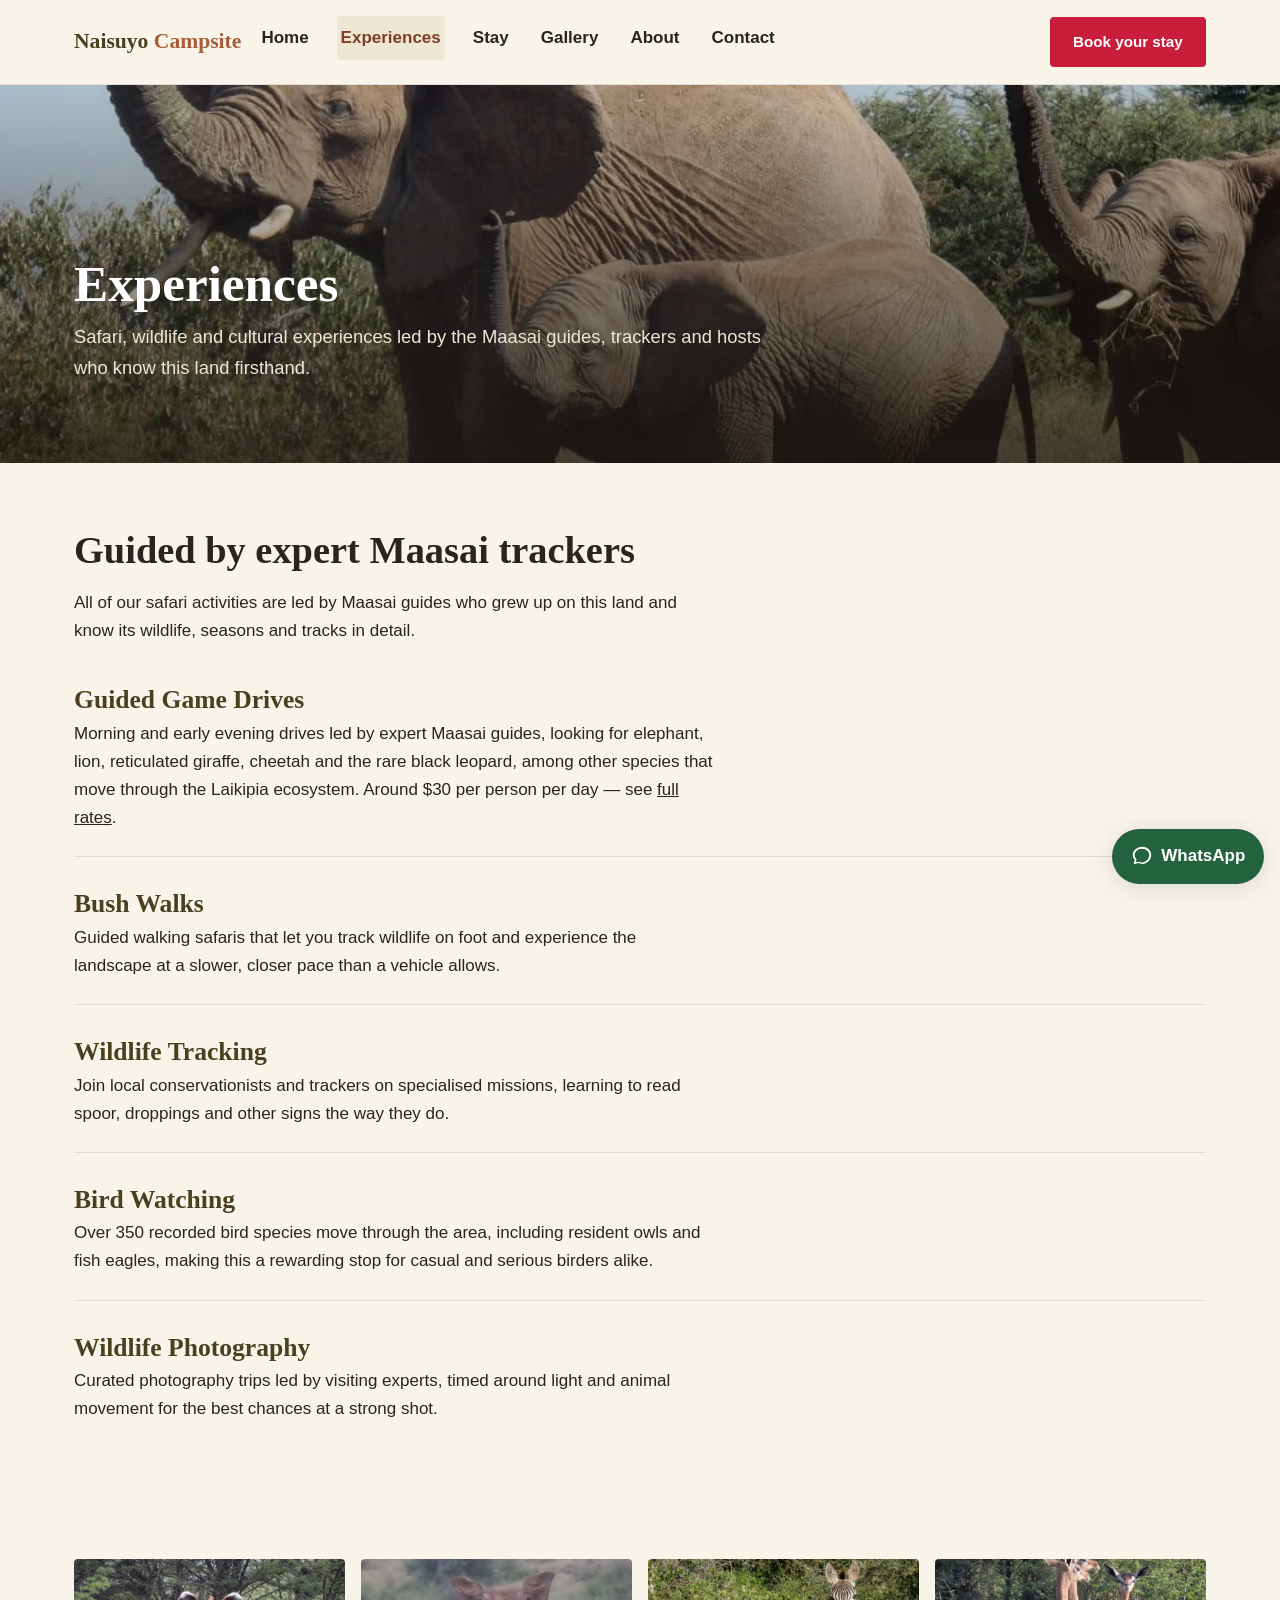
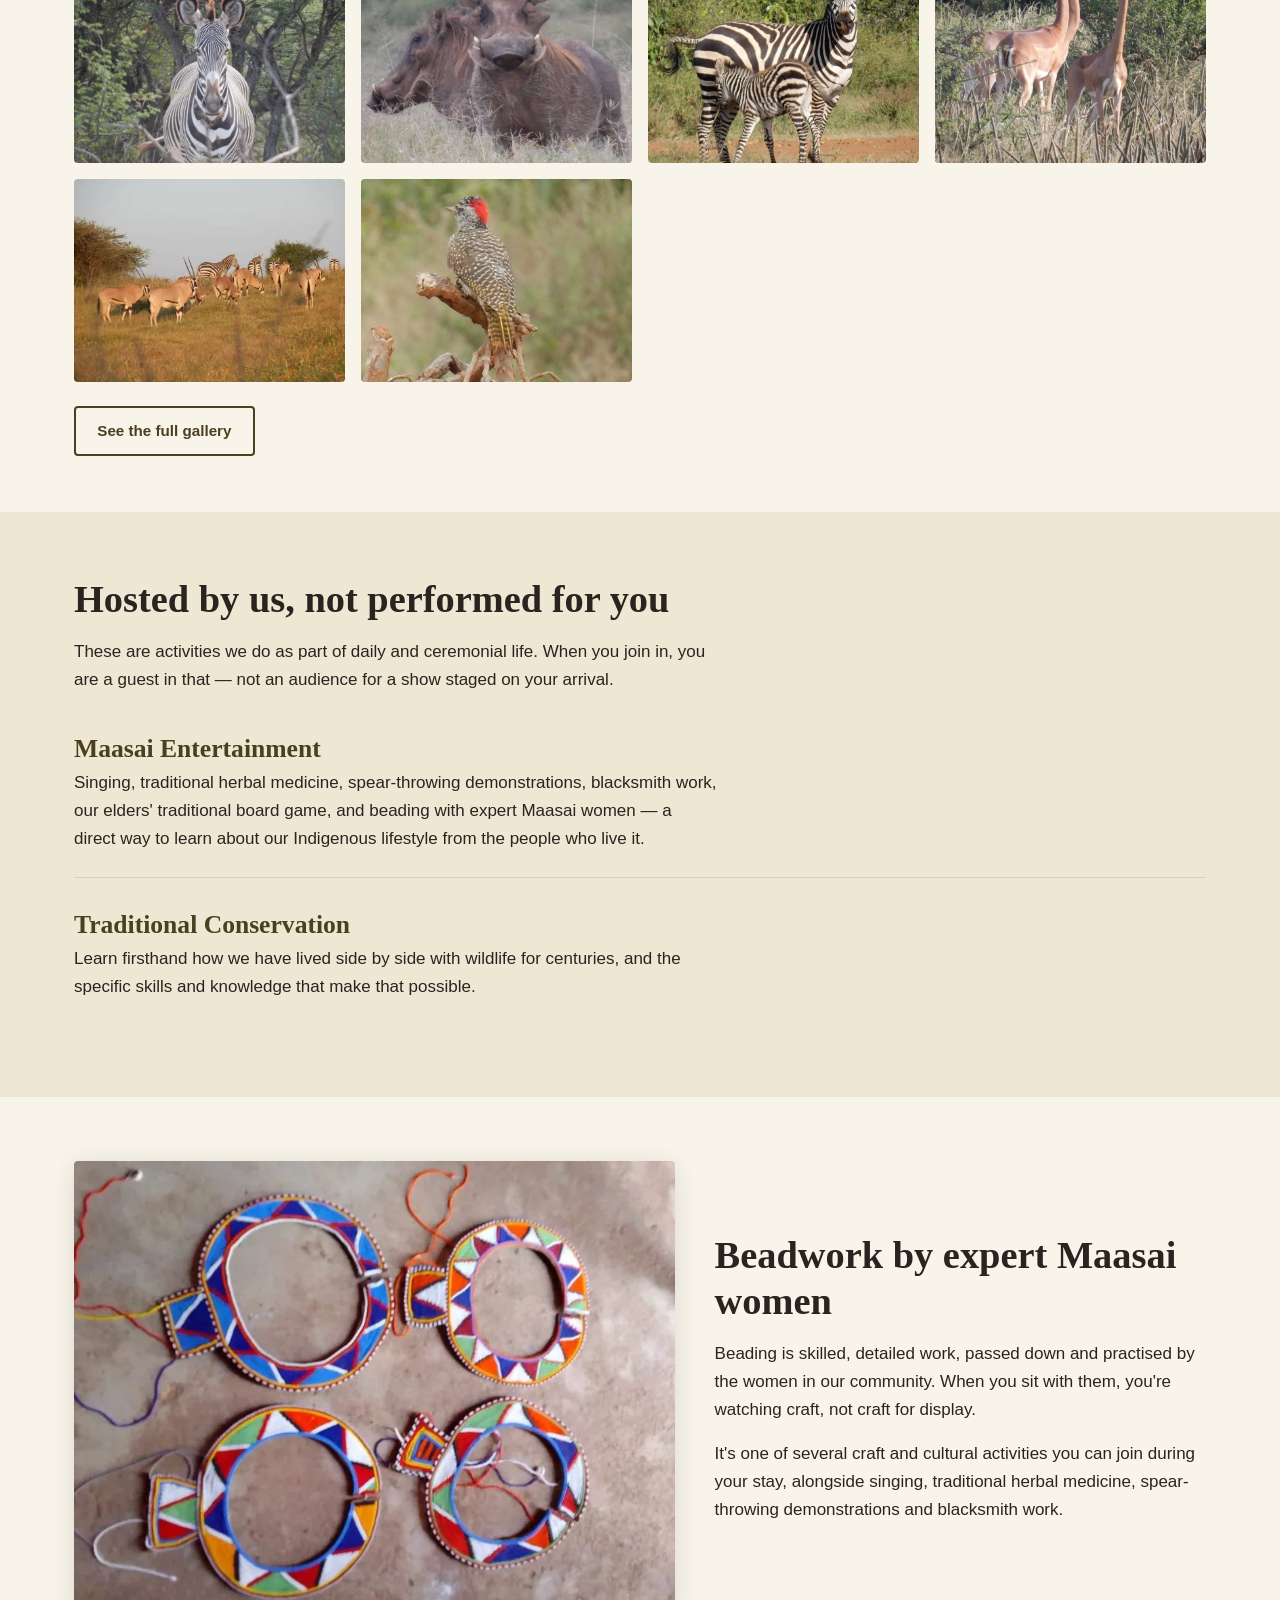
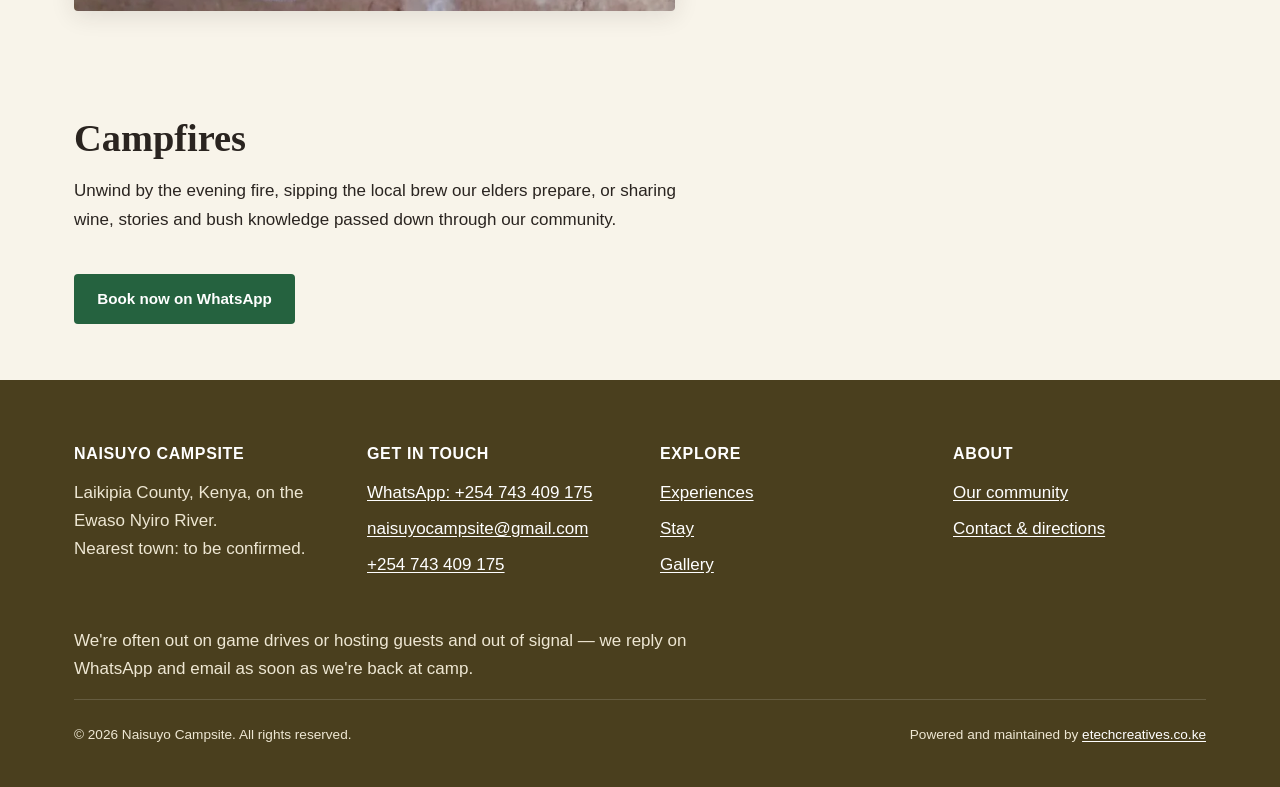
<file: experiences.html>
<!DOCTYPE html>
<html lang="en">
<head>
<meta charset="UTF-8">
<meta name="viewport" content="width=device-width, initial-scale=1.0">
<title>Experiences — Safari, Culture &amp; Relaxation | Naisuyo Campsite</title>
<meta name="description" content="Guided game drives, bush walks, wildlife tracking and bird watching alongside Maasai cultural hosting — the experiences on offer at Naisuyo Campsite in Laikipia, Kenya.">
<link rel="canonical" href="https://www.naisuyo.co.ke/experiences.html">
<meta property="og:type" content="website">
<meta property="og:title" content="Experiences — Safari, Culture & Relaxation | Naisuyo Campsite">
<meta property="og:description" content="Guided game drives, bush walks, wildlife tracking and bird watching alongside Maasai cultural hosting in Laikipia, Kenya.">
<meta property="og:image" content="https://www.naisuyo.co.ke/images/og-image.jpg">
<meta property="og:url" content="https://www.naisuyo.co.ke/experiences.html">
<meta name="twitter:card" content="summary_large_image">
<meta name="twitter:title" content="Experiences — Safari, Culture & Relaxation | Naisuyo Campsite">
<meta name="twitter:description" content="Guided game drives, bush walks, wildlife tracking and bird watching alongside Maasai cultural hosting in Laikipia, Kenya.">
<meta name="twitter:image" content="https://www.naisuyo.co.ke/images/og-image.jpg">
<link rel="stylesheet" href="styles.css">
<link rel="icon" href="data:,">
</head>
<body>
<a class="skip-link" href="#main-content">Skip to content</a>

<header class="site-header">
  <div class="site-header__bar">
    <a href="index.html" class="site-logo">Naisuyo <span>Campsite</span></a>
    <a class="btn btn--accent header-cta" href="contact.html#enquiry">Book your stay</a>
    <button type="button" class="nav-toggle" aria-expanded="false" aria-controls="site-nav-panel" aria-label="Open menu">
      <span class="nav-toggle__icon"></span>
    </button>
    <nav class="site-nav" aria-label="Primary">
      <div class="site-nav__panel" id="site-nav-panel">
        <button type="button" class="nav-close" aria-label="Close menu">&times;</button>
        <ul class="site-nav__list">
          <li><a href="index.html">Home</a></li>
          <li><a href="experiences.html" aria-current="page">Experiences</a></li>
          <li><a href="stay.html">Stay</a></li>
          <li><a href="gallery.html">Gallery</a></li>
          <li><a href="about.html">About</a></li>
          <li><a href="contact.html">Contact</a></li>
        </ul>
        <a class="btn btn--accent btn--block site-nav__panel-cta" href="contact.html#enquiry">Book your stay</a>
      </div>
    </nav>
  </div>
  <div class="nav-backdrop"></div>
</header>

<main id="main-content">

  <section class="hero hero--page">
    <div class="hero__media">
      <picture>
        <source type="image/webp" srcset="images/elephant-family-with-calf-800.webp 800w, images/elephant-family-with-calf-1600.webp 1600w" sizes="100vw">
        <source type="image/jpeg" srcset="images/elephant-family-with-calf-800.jpg 800w, images/elephant-family-with-calf-1600.jpg 1600w" sizes="100vw">
        <img src="images/elephant-family-with-calf-1600.jpg" width="1152" height="864" alt="Elephant family with a calf, trunks raised, in Laikipia bush" decoding="async">
      </picture>
    </div>
    <div class="hero__content">
      <h1>Experiences</h1>
      <p>Safari, wildlife and cultural experiences led by the Maasai guides, trackers and hosts who know this land firsthand.</p>
    </div>
  </section>

  <section class="section fade-up">
    <div class="container">
      <div class="section-header">
        <h2>Guided by expert Maasai trackers</h2>
        <p>All of our safari activities are led by Maasai guides who grew up on this land and know its wildlife, seasons and tracks in detail.</p>
      </div>
      <ul class="feature-list">
        <li class="feature-list__item">
          <h3>Guided Game Drives</h3>
          <p>Morning and early evening drives led by expert Maasai guides, looking for elephant, lion, reticulated giraffe, cheetah and the rare black leopard, among other species that move through the Laikipia ecosystem. Around $30 per person per day — see <a href="stay.html#rates">full rates</a>.</p>
        </li>
        <li class="feature-list__item">
          <h3>Bush Walks</h3>
          <p>Guided walking safaris that let you track wildlife on foot and experience the landscape at a slower, closer pace than a vehicle allows.</p>
        </li>
        <li class="feature-list__item">
          <h3>Wildlife Tracking</h3>
          <p>Join local conservationists and trackers on specialised missions, learning to read spoor, droppings and other signs the way they do.</p>
        </li>
        <li class="feature-list__item">
          <h3>Bird Watching</h3>
          <p>Over 350 recorded bird species move through the area, including resident owls and fish eagles, making this a rewarding stop for casual and serious birders alike.</p>
        </li>
        <li class="feature-list__item">
          <h3>Wildlife Photography</h3>
          <p>Curated photography trips led by visiting experts, timed around light and animal movement for the best chances at a strong shot.</p>
        </li>
      </ul>
    </div>
  </section>

  <section class="section section--tight fade-up">
    <div class="container">
      <div class="gallery-grid">
        <a class="gallery-grid__item" href="images/grevys-zebra-portrait-bush-1600.jpg" data-lightbox data-caption="Grevy's zebra facing the camera in dry bush">
          <picture>
            <source type="image/webp" srcset="images/grevys-zebra-portrait-bush-800.webp">
            <img src="images/grevys-zebra-portrait-bush-800.jpg" width="800" height="600" alt="Grevy's zebra facing the camera, narrow stripes and large rounded ears, dry bush behind" loading="lazy" decoding="async">
          </picture>
          <span class="gallery-grid__caption">Grevy's zebra</span>
        </a>
        <a class="gallery-grid__item" href="images/warthog-pair-grassland-1600.jpg" data-lightbox data-caption="Two warthogs in dry grassland">
          <picture>
            <source type="image/webp" srcset="images/warthog-pair-grassland-800.webp">
            <img src="images/warthog-pair-grassland-800.jpg" width="800" height="600" alt="Two warthogs facing the camera in dry grass, tusks visible" loading="lazy" decoding="async">
          </picture>
          <span class="gallery-grid__caption">Warthogs</span>
        </a>
        <a class="gallery-grid__item" href="images/zebra-mare-and-foal-nursing-1600.jpg" data-lightbox data-caption="Zebra mare with her foal nursing">
          <picture>
            <source type="image/webp" srcset="images/zebra-mare-and-foal-nursing-800.webp">
            <img src="images/zebra-mare-and-foal-nursing-800.jpg" width="800" height="600" alt="Zebra mare with foal nursing underneath her, green bush behind" loading="lazy" decoding="async">
          </picture>
          <span class="gallery-grid__caption">Zebra mare and foal</span>
        </a>
        <a class="gallery-grid__item" href="images/gerenuk-trio-browsing-scrub-1600.jpg" data-lightbox data-caption="Three gerenuk browsing with necks stretched upward">
          <picture>
            <source type="image/webp" srcset="images/gerenuk-trio-browsing-scrub-800.webp">
            <img src="images/gerenuk-trio-browsing-scrub-800.jpg" width="800" height="600" alt="Three gerenuk antelope browsing, necks stretched upward into the brush" loading="lazy" decoding="async">
          </picture>
          <span class="gallery-grid__caption">Gerenuk</span>
        </a>
        <a class="gallery-grid__item" href="images/oryx-herd-and-zebra-savannah-1600.jpg" data-lightbox data-caption="Oryx herd and zebra grazing together on open savannah">
          <picture>
            <source type="image/webp" srcset="images/oryx-herd-and-zebra-savannah-800.webp">
            <img src="images/oryx-herd-and-zebra-savannah-800.jpg" width="800" height="600" alt="Oryx herd and grazing zebra on open savannah, birds in acacia trees" loading="lazy" decoding="async">
          </picture>
          <span class="gallery-grid__caption">Oryx and zebra</span>
        </a>
        <a class="gallery-grid__item" href="images/cardinal-woodpecker-on-branch-1600.jpg" data-lightbox data-caption="Cardinal woodpecker perched on a dead branch">
          <picture>
            <source type="image/webp" srcset="images/cardinal-woodpecker-on-branch-800.webp">
            <img src="images/cardinal-woodpecker-on-branch-800.jpg" width="800" height="600" alt="Small woodpecker with a red crest and spotted plumage perched on a dead branch" loading="lazy" decoding="async">
          </picture>
          <span class="gallery-grid__caption">Cardinal woodpecker</span>
        </a>
      </div>
      <p style="margin-top: var(--space-4);"><a class="btn btn--outline" href="gallery.html">See the full gallery</a></p>
    </div>
  </section>

  <section class="section fade-up" style="background: var(--color-scrub-light);">
    <div class="container">
      <div class="section-header">
        <h2>Hosted by us, not performed for you</h2>
        <p>These are activities we do as part of daily and ceremonial life. When you join in, you are a guest in that — not an audience for a show staged on your arrival.</p>
      </div>
      <ul class="feature-list">
        <li class="feature-list__item">
          <h3>Maasai Entertainment</h3>
          <p>Singing, traditional herbal medicine, spear-throwing demonstrations, blacksmith work, our elders' traditional board game, and beading with expert Maasai women — a direct way to learn about our Indigenous lifestyle from the people who live it.</p>
        </li>
        <li class="feature-list__item">
          <h3>Traditional Conservation</h3>
          <p>Learn firsthand how we have lived side by side with wildlife for centuries, and the specific skills and knowledge that make that possible.</p>
        </li>
      </ul>
    </div>
  </section>

  <section class="section fade-up">
    <div class="container band">
      <div class="band__media">
        <picture>
          <source type="image/webp" srcset="images/maasai-beaded-jewellery-in-progress-800.webp 800w, images/maasai-beaded-jewellery-in-progress-1600.webp 1600w" sizes="(min-width: 900px) 45vw, 90vw">
          <source type="image/jpeg" srcset="images/maasai-beaded-jewellery-in-progress-800.jpg 800w, images/maasai-beaded-jewellery-in-progress-1600.jpg 1600w" sizes="(min-width: 900px) 45vw, 90vw">
          <img src="images/maasai-beaded-jewellery-in-progress-800.jpg" width="800" height="600" alt="Overhead view of unfinished beaded collars and rings laid on the ground, geometric colour patterns" loading="lazy" decoding="async">
        </picture>
      </div>
      <div class="band__text">
        <h2>Beadwork by expert Maasai women</h2>
        <p>Beading is skilled, detailed work, passed down and practised by the women in our community. When you sit with them, you're watching craft, not craft for display.</p>
        <p>It's one of several craft and cultural activities you can join during your stay, alongside singing, traditional herbal medicine, spear-throwing demonstrations and blacksmith work.</p>
      </div>
    </div>
  </section>

  <section class="section section--tight fade-up">
    <div class="container">
      <div class="section-header">
        <h2>Campfires</h2>
        <p>Unwind by the evening fire, sipping the local brew our elders prepare, or sharing wine, stories and bush knowledge passed down through our community.</p>
        <!-- TODO: confirm with owner — no campfire photo exists in the current set; see CONTENT-TODO.md -->
      </div>
      <p><a class="btn btn--whatsapp" href="https://wa.me/254743409175?text=Hello%20Naisuyo%2C%20I%27d%20like%20to%20enquire%20about%20a%20stay.">Book now on WhatsApp</a></p>
    </div>
  </section>

</main>

<footer class="site-footer">
  <div class="container">
    <div class="footer-grid">
      <div>
        <h4>Naisuyo Campsite</h4>
        <p>Laikipia County, Kenya, on the Ewaso Nyiro River.<br><!-- TODO: confirm with owner -->Nearest town: to be confirmed.</p>
      </div>
      <div>
        <h4>Get in touch</h4>
        <ul>
          <li><a href="https://wa.me/254743409175">WhatsApp: +254 743 409 175</a></li>
          <li><a href="mailto:naisuyocampsite@gmail.com?subject=Enquiry%20from%20naisuyo.co.ke">naisuyocampsite@gmail.com</a></li>
          <li><a href="tel:+254743409175">+254 743 409 175</a></li>
        </ul>
      </div>
      <div>
        <h4>Explore</h4>
        <ul>
          <li><a href="experiences.html">Experiences</a></li>
          <li><a href="stay.html">Stay</a></li>
          <li><a href="gallery.html">Gallery</a></li>
        </ul>
      </div>
      <div>
        <h4>About</h4>
        <ul>
          <li><a href="about.html">Our community</a></li>
          <li><a href="contact.html">Contact &amp; directions</a></li>
        </ul>
      </div>
    </div>
    <p><!-- TODO: confirm with owner --> We're often out on game drives or hosting guests and out of signal — we reply on WhatsApp and email as soon as we're back at camp.</p>
    <div class="footer-bottom">
      <span>&copy; 2026 Naisuyo Campsite. All rights reserved.</span>
      <span>Powered and maintained by <a href="https://etechcreatives.co.ke/" target="_blank" rel="noopener noreferrer">etechcreatives.co.ke</a></span>
    </div>
  </div>
</footer>

<a class="whatsapp-fab" href="https://wa.me/254743409175?text=Hello%20Naisuyo%2C%20I%27d%20like%20to%20enquire%20about%20a%20stay." aria-label="Chat with us on WhatsApp">
  <svg viewBox="0 0 24 24" fill="currentColor" aria-hidden="true"><path d="M12 2C6.48 2 2 6.02 2 11c0 2.02.78 3.87 2.08 5.36L3 21l4.9-1.28C9.2 20.24 10.56 20.6 12 20.6c5.52 0 10-4.02 10-9.6S17.52 2 12 2zm0 17.2c-1.3 0-2.53-.32-3.6-.9l-.26-.14-2.9.76.78-2.83-.17-.29A7.77 7.77 0 0 1 4 11c0-3.87 3.58-7 8-7s8 3.13 8 7-3.58 8.2-8 8.2z"/></svg>
  WhatsApp
</a>

<script src="main.js" defer></script>
</body>
</html>
</file>
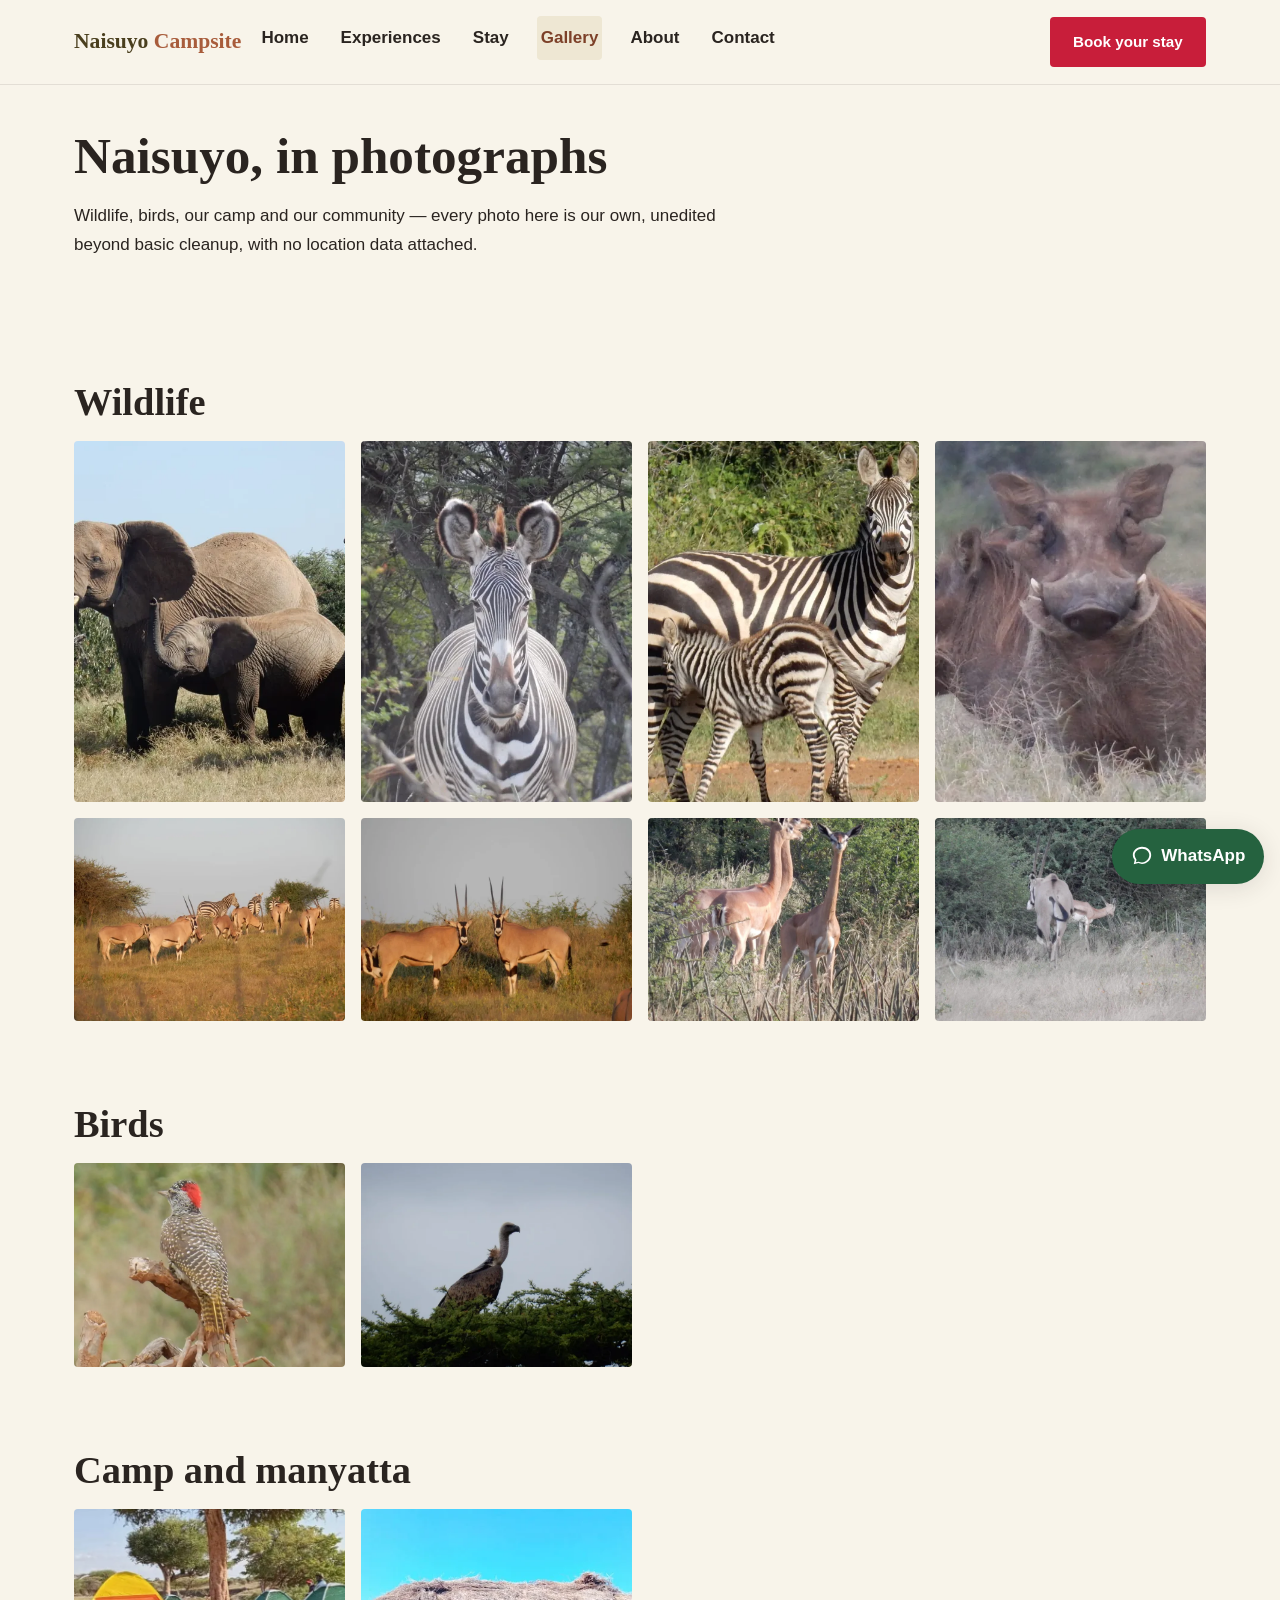
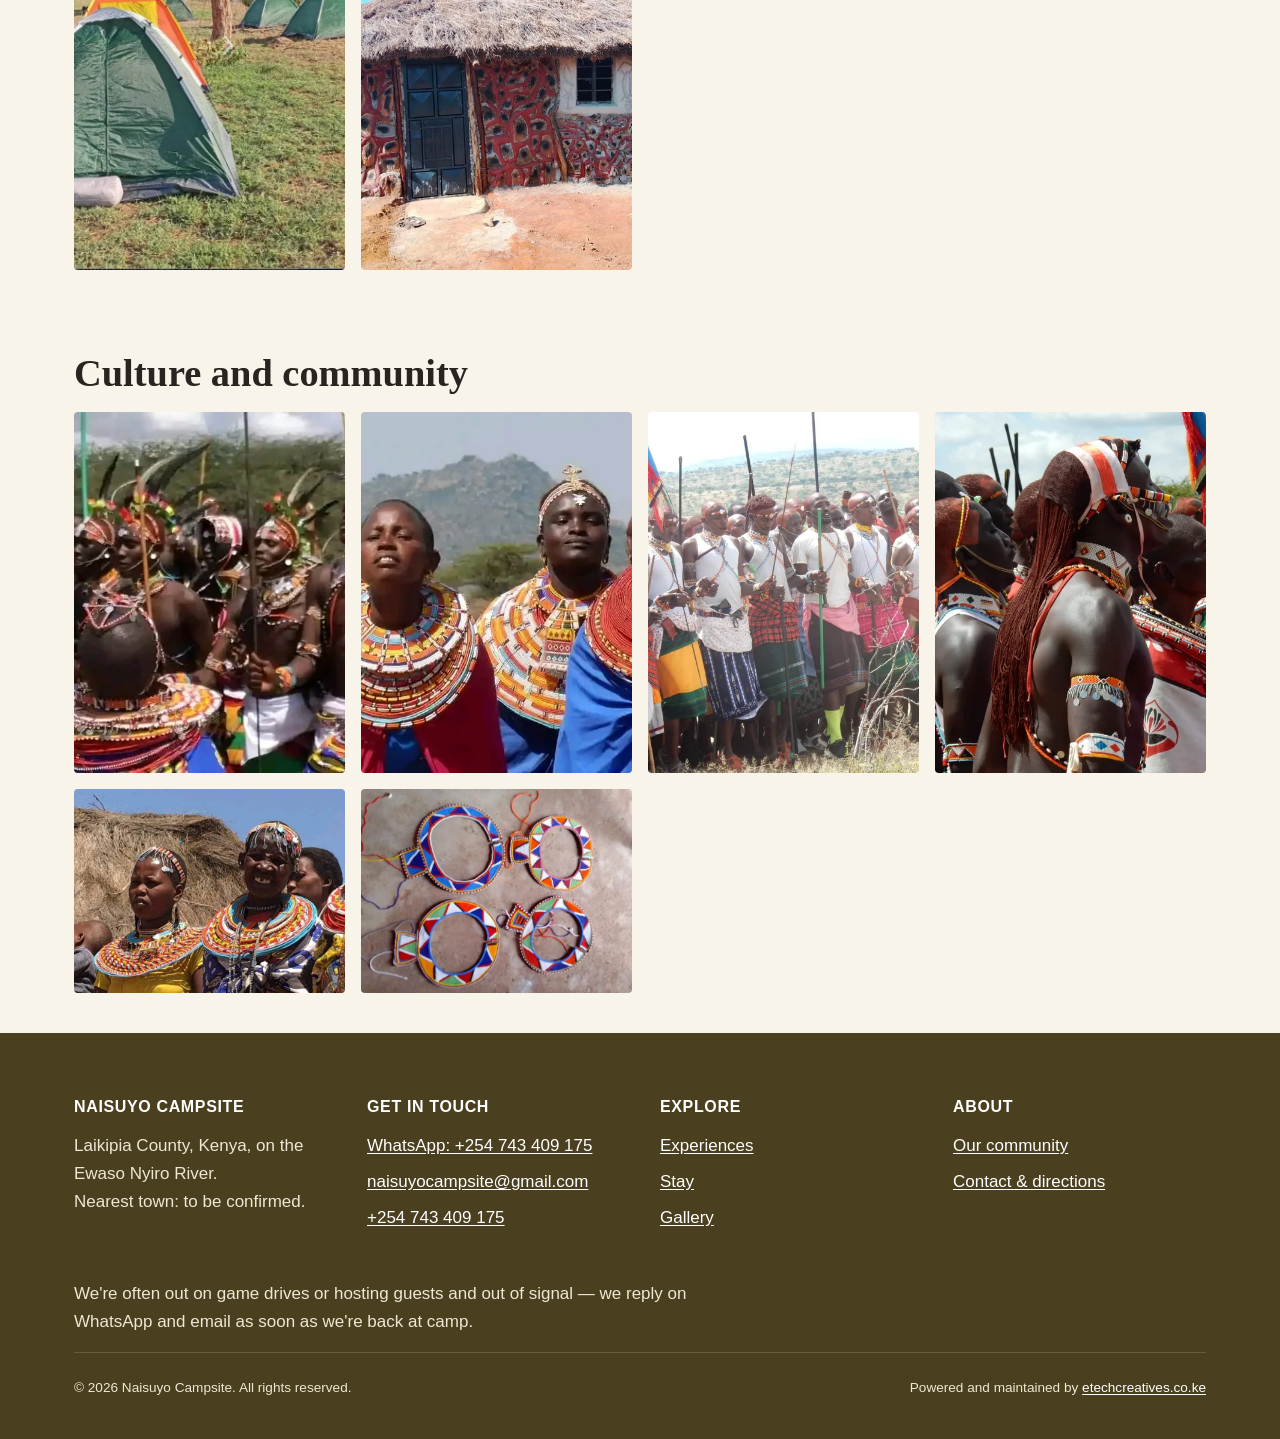
<file: gallery.html>
<!DOCTYPE html>
<html lang="en">
<head>
<meta charset="UTF-8">
<meta name="viewport" content="width=device-width, initial-scale=1.0">
<title>Gallery | Naisuyo Campsite</title>
<meta name="description" content="Photos from Naisuyo Campsite: wildlife, birds, the manyatta, our camp, and Maasai cultural life in Laikipia, Kenya.">
<link rel="canonical" href="https://www.naisuyo.co.ke/gallery.html">
<meta property="og:type" content="website">
<meta property="og:title" content="Gallery | Naisuyo Campsite">
<meta property="og:description" content="Photos from Naisuyo Campsite: wildlife, birds, the manyatta, our camp, and Maasai cultural life in Laikipia, Kenya.">
<meta property="og:image" content="https://www.naisuyo.co.ke/images/og-image.jpg">
<meta property="og:url" content="https://www.naisuyo.co.ke/gallery.html">
<meta name="twitter:card" content="summary_large_image">
<meta name="twitter:title" content="Gallery | Naisuyo Campsite">
<meta name="twitter:description" content="Photos from Naisuyo Campsite: wildlife, birds, the manyatta, our camp, and Maasai cultural life in Laikipia, Kenya.">
<meta name="twitter:image" content="https://www.naisuyo.co.ke/images/og-image.jpg">
<link rel="stylesheet" href="styles.css">
<link rel="icon" href="data:,">
</head>
<body>
<a class="skip-link" href="#main-content">Skip to content</a>

<header class="site-header">
  <div class="site-header__bar">
    <a href="index.html" class="site-logo">Naisuyo <span>Campsite</span></a>
    <a class="btn btn--accent header-cta" href="contact.html#enquiry">Book your stay</a>
    <button type="button" class="nav-toggle" aria-expanded="false" aria-controls="site-nav-panel" aria-label="Open menu">
      <span class="nav-toggle__icon"></span>
    </button>
    <nav class="site-nav" aria-label="Primary">
      <div class="site-nav__panel" id="site-nav-panel">
        <button type="button" class="nav-close" aria-label="Close menu">&times;</button>
        <ul class="site-nav__list">
          <li><a href="index.html">Home</a></li>
          <li><a href="experiences.html">Experiences</a></li>
          <li><a href="stay.html">Stay</a></li>
          <li><a href="gallery.html" aria-current="page">Gallery</a></li>
          <li><a href="about.html">About</a></li>
          <li><a href="contact.html">Contact</a></li>
        </ul>
        <a class="btn btn--accent btn--block site-nav__panel-cta" href="contact.html#enquiry">Book your stay</a>
      </div>
    </nav>
  </div>
  <div class="nav-backdrop"></div>
</header>

<main id="main-content">

  <section class="section section--tight fade-up">
    <div class="container">
      <div class="section-header">
        <h1>Naisuyo, in photographs</h1>
        <p>Wildlife, birds, our camp and our community — every photo here is our own, unedited beyond basic cleanup, with no location data attached.</p>
      </div>
    </div>
  </section>

  <section class="section section--tight fade-up">
    <div class="container">
      <h2>Wildlife</h2>
      <div class="gallery-grid">

        <a class="gallery-grid__item" href="images/elephant-family-with-calf-1600.jpg" data-lightbox data-caption="Elephant family with a calf, trunks raised, in Laikipia bush">
          <picture><source type="image/webp" srcset="images/elephant-family-with-calf-800.webp"><img src="images/elephant-family-with-calf-800.jpg" width="800" height="600" alt="Elephant family with a calf, trunks raised, in Laikipia bush" loading="lazy" decoding="async"></picture>
          <span class="gallery-grid__caption">Elephant family</span>
        </a>

        <a class="gallery-grid__item" href="images/grevys-zebra-portrait-bush-1600.jpg" data-lightbox data-caption="Grevy's zebra facing the camera in dry bush">
          <picture><source type="image/webp" srcset="images/grevys-zebra-portrait-bush-800.webp"><img src="images/grevys-zebra-portrait-bush-800.jpg" width="800" height="600" alt="Grevy's zebra facing the camera, narrow stripes and large rounded ears, dry bush behind" loading="lazy" decoding="async"></picture>
          <span class="gallery-grid__caption">Grevy's zebra</span>
        </a>

        <a class="gallery-grid__item gallery-grid__item--tall" href="images/zebra-mare-and-foal-nursing-1600.jpg" data-lightbox data-caption="Zebra mare with her foal nursing">
          <picture><source type="image/webp" srcset="images/zebra-mare-and-foal-nursing-800.webp"><img src="images/zebra-mare-and-foal-nursing-800.jpg" width="800" height="600" alt="Zebra mare with foal nursing underneath her, green bush behind" loading="lazy" decoding="async"></picture>
          <span class="gallery-grid__caption">Zebra mare and foal</span>
        </a>

        <a class="gallery-grid__item" href="images/warthog-pair-grassland-1600.jpg" data-lightbox data-caption="Two warthogs in dry grassland">
          <picture><source type="image/webp" srcset="images/warthog-pair-grassland-800.webp"><img src="images/warthog-pair-grassland-800.jpg" width="800" height="600" alt="Two warthogs facing the camera in dry grass, tusks visible" loading="lazy" decoding="async"></picture>
          <span class="gallery-grid__caption">Warthogs</span>
        </a>

        <a class="gallery-grid__item" href="images/oryx-herd-and-zebra-savannah-1600.jpg" data-lightbox data-caption="Oryx herd and zebra grazing together on open savannah">
          <picture><source type="image/webp" srcset="images/oryx-herd-and-zebra-savannah-800.webp"><img src="images/oryx-herd-and-zebra-savannah-800.jpg" width="800" height="600" alt="Oryx herd and grazing zebra on open savannah, birds in acacia trees" loading="lazy" decoding="async"></picture>
          <span class="gallery-grid__caption">Oryx and zebra</span>
        </a>

        <a class="gallery-grid__item" href="images/oryx-pair-facing-camera-1600.jpg" data-lightbox data-caption="Two oryx facing the camera in golden light">
          <picture><source type="image/webp" srcset="images/oryx-pair-facing-camera-800.webp"><img src="images/oryx-pair-facing-camera-800.jpg" width="800" height="600" alt="Two oryx facing the camera, long straight horns, golden evening light" loading="lazy" decoding="async"></picture>
          <span class="gallery-grid__caption">Oryx pair</span>
        </a>

        <a class="gallery-grid__item" href="images/gerenuk-trio-browsing-scrub-1600.jpg" data-lightbox data-caption="Three gerenuk browsing with necks stretched upward">
          <picture><source type="image/webp" srcset="images/gerenuk-trio-browsing-scrub-800.webp"><img src="images/gerenuk-trio-browsing-scrub-800.jpg" width="800" height="600" alt="Three gerenuk antelope browsing, necks stretched upward into the brush" loading="lazy" decoding="async"></picture>
          <span class="gallery-grid__caption">Gerenuk</span>
        </a>

        <a class="gallery-grid__item" href="images/oryx-and-gerenuk-browsing-1600.jpg" data-lightbox data-caption="Oryx and gerenuk together in tall grass">
          <picture><source type="image/webp" srcset="images/oryx-and-gerenuk-browsing-800.webp"><img src="images/oryx-and-gerenuk-browsing-800.jpg" width="800" height="600" alt="Oryx and gerenuk standing together in tall grass near dense bush" loading="lazy" decoding="async"></picture>
          <span class="gallery-grid__caption">Oryx and gerenuk</span>
        </a>

      </div>
    </div>
  </section>

  <section class="section section--tight fade-up">
    <div class="container">
      <h2>Birds</h2>
      <div class="gallery-grid">

        <a class="gallery-grid__item" href="images/cardinal-woodpecker-on-branch-1600.jpg" data-lightbox data-caption="Cardinal woodpecker perched on a dead branch">
          <picture><source type="image/webp" srcset="images/cardinal-woodpecker-on-branch-800.webp"><img src="images/cardinal-woodpecker-on-branch-800.jpg" width="800" height="600" alt="Small woodpecker with a red crest and spotted plumage perched on a dead branch" loading="lazy" decoding="async"></picture>
          <span class="gallery-grid__caption">Cardinal woodpecker</span>
        </a>

        <a class="gallery-grid__item" href="images/griffon-vulture-treetop-1600.jpg" data-lightbox data-caption="Vulture perched atop an acacia canopy">
          <picture><source type="image/webp" srcset="images/griffon-vulture-treetop-800.webp"><img src="images/griffon-vulture-treetop-800.jpg" width="800" height="600" alt="Vulture perched atop an acacia tree canopy against pale sky" loading="lazy" decoding="async"></picture>
          <span class="gallery-grid__caption">Vulture</span>
        </a>

      </div>
    </div>
  </section>

  <section class="section section--tight fade-up">
    <div class="container">
      <h2>Camp and manyatta</h2>
      <div class="gallery-grid">

        <a class="gallery-grid__item gallery-grid__item--tall" href="images/dome-tents-under-acacia-shade-1600.jpg" data-lightbox data-caption="Dome tents pitched under acacia trees, morning light">
          <picture><source type="image/webp" srcset="images/dome-tents-under-acacia-shade-800.webp"><img src="images/dome-tents-under-acacia-shade-800.jpg" width="704" height="764" alt="Dome camping tents pitched under acacia trees at Naisuyo camp, morning light" loading="lazy" decoding="async"></picture>
          <span class="gallery-grid__caption">Camp under the acacias</span>
        </a>

        <a class="gallery-grid__item" href="images/maasai-manyatta-painted-hut-1600.jpg" data-lightbox data-caption="Hand-painted thatched hut, red-ochre and white geometric patterns">
          <picture><source type="image/webp" srcset="images/maasai-manyatta-painted-hut-800.webp"><img src="images/maasai-manyatta-painted-hut-800.jpg" width="800" height="600" alt="Hand-painted thatched hut with red-ochre and white geometric patterns, inside the Naisuyo manyatta" loading="lazy" decoding="async"></picture>
          <span class="gallery-grid__caption">Manyatta hut</span>
        </a>

      </div>
    </div>
  </section>

  <section class="section section--tight fade-up">
    <div class="container">
      <h2>Culture and community</h2>
      <div class="gallery-grid">

        <a class="gallery-grid__item" href="images/maasai-warriors-ceremonial-headdress-1600.jpg" data-lightbox data-caption="Maasai men in feathered ceremonial headdresses at a community gathering">
          <picture><source type="image/webp" srcset="images/maasai-warriors-ceremonial-headdress-800.webp"><img src="images/maasai-warriors-ceremonial-headdress-800.jpg" width="720" height="540" alt="Maasai men in feathered ceremonial headdresses and beadwork, spears in hand, at a community gathering" loading="lazy" decoding="async"></picture>
          <span class="gallery-grid__caption">Ceremonial dress</span>
        </a>

        <a class="gallery-grid__item" href="images/maasai-women-beaded-collars-portrait-1600.jpg" data-lightbox data-caption="Three Maasai women in full beaded collars, hills behind">
          <picture><source type="image/webp" srcset="images/maasai-women-beaded-collars-portrait-800.webp"><img src="images/maasai-women-beaded-collars-portrait-800.jpg" width="720" height="540" alt="Three Maasai women in full beaded collars, standing together with the Laikipia hills behind them" loading="lazy" decoding="async"></picture>
          <span class="gallery-grid__caption">Three generations</span>
        </a>

        <a class="gallery-grid__item" href="images/maasai-men-ceremony-line-singing-1600.jpg" data-lightbox data-caption="Line of Maasai men mid-song at a community ceremony">
          <picture><source type="image/webp" srcset="images/maasai-men-ceremony-line-singing-800.webp"><img src="images/maasai-men-ceremony-line-singing-800.jpg" width="800" height="600" alt="Line of Maasai men in shukas mid-song at a community ceremony, holding sticks, open savannah behind" loading="lazy" decoding="async"></picture>
          <span class="gallery-grid__caption">Ceremony singing</span>
        </a>

        <a class="gallery-grid__item gallery-grid__item--tall" href="images/maasai-warriors-profile-ceremony-1600.jpg" data-lightbox data-caption="Close profile of warriors with ochre-dyed hair and beaded armbands">
          <picture><source type="image/webp" srcset="images/maasai-warriors-profile-ceremony-800.webp"><img src="images/maasai-warriors-profile-ceremony-800.jpg" width="800" height="600" alt="Close side-profile of Maasai warriors with ochre-dyed hair and beaded armbands at a ceremony" loading="lazy" decoding="async"></picture>
          <span class="gallery-grid__caption">Warrior detail</span>
        </a>

        <a class="gallery-grid__item" href="images/maasai-elder-and-woman-portrait-1600.jpg" data-lightbox data-caption="Two Maasai women, one an elder, in beaded collars">
          <picture><source type="image/webp" srcset="images/maasai-elder-and-woman-portrait-800.webp"><img src="images/maasai-elder-and-woman-portrait-800.jpg" width="720" height="540" alt="Close portrait of two Maasai women, one an elder, in beaded collars, thatched structure behind" loading="lazy" decoding="async"></picture>
          <span class="gallery-grid__caption">Elder and daughter</span>
        </a>

        <a class="gallery-grid__item" href="images/maasai-beaded-jewellery-in-progress-1600.jpg" data-lightbox data-caption="Unfinished beaded collars laid out on the ground">
          <picture><source type="image/webp" srcset="images/maasai-beaded-jewellery-in-progress-800.webp"><img src="images/maasai-beaded-jewellery-in-progress-800.jpg" width="800" height="600" alt="Overhead view of unfinished beaded collars and rings laid on the ground, geometric colour patterns" loading="lazy" decoding="async"></picture>
          <span class="gallery-grid__caption">Beadwork in progress</span>
        </a>

      </div>
    </div>
  </section>

</main>

<footer class="site-footer">
  <div class="container">
    <div class="footer-grid">
      <div>
        <h4>Naisuyo Campsite</h4>
        <p>Laikipia County, Kenya, on the Ewaso Nyiro River.<br><!-- TODO: confirm with owner -->Nearest town: to be confirmed.</p>
      </div>
      <div>
        <h4>Get in touch</h4>
        <ul>
          <li><a href="https://wa.me/254743409175">WhatsApp: +254 743 409 175</a></li>
          <li><a href="mailto:naisuyocampsite@gmail.com?subject=Enquiry%20from%20naisuyo.co.ke">naisuyocampsite@gmail.com</a></li>
          <li><a href="tel:+254743409175">+254 743 409 175</a></li>
        </ul>
      </div>
      <div>
        <h4>Explore</h4>
        <ul>
          <li><a href="experiences.html">Experiences</a></li>
          <li><a href="stay.html">Stay</a></li>
          <li><a href="gallery.html">Gallery</a></li>
        </ul>
      </div>
      <div>
        <h4>About</h4>
        <ul>
          <li><a href="about.html">Our community</a></li>
          <li><a href="contact.html">Contact &amp; directions</a></li>
        </ul>
      </div>
    </div>
    <p><!-- TODO: confirm with owner --> We're often out on game drives or hosting guests and out of signal — we reply on WhatsApp and email as soon as we're back at camp.</p>
    <div class="footer-bottom">
      <span>&copy; 2026 Naisuyo Campsite. All rights reserved.</span>
      <span>Powered and maintained by <a href="https://etechcreatives.co.ke/" target="_blank" rel="noopener noreferrer">etechcreatives.co.ke</a></span>
    </div>
  </div>
</footer>

<a class="whatsapp-fab" href="https://wa.me/254743409175?text=Hello%20Naisuyo%2C%20I%27d%20like%20to%20enquire%20about%20a%20stay." aria-label="Chat with us on WhatsApp">
  <svg viewBox="0 0 24 24" fill="currentColor" aria-hidden="true"><path d="M12 2C6.48 2 2 6.02 2 11c0 2.02.78 3.87 2.08 5.36L3 21l4.9-1.28C9.2 20.24 10.56 20.6 12 20.6c5.52 0 10-4.02 10-9.6S17.52 2 12 2zm0 17.2c-1.3 0-2.53-.32-3.6-.9l-.26-.14-2.9.76.78-2.83-.17-.29A7.77 7.77 0 0 1 4 11c0-3.87 3.58-7 8-7s8 3.13 8 7-3.58 8.2-8 8.2z"/></svg>
  WhatsApp
</a>

<script src="main.js" defer></script>
</body>
</html>
</file>
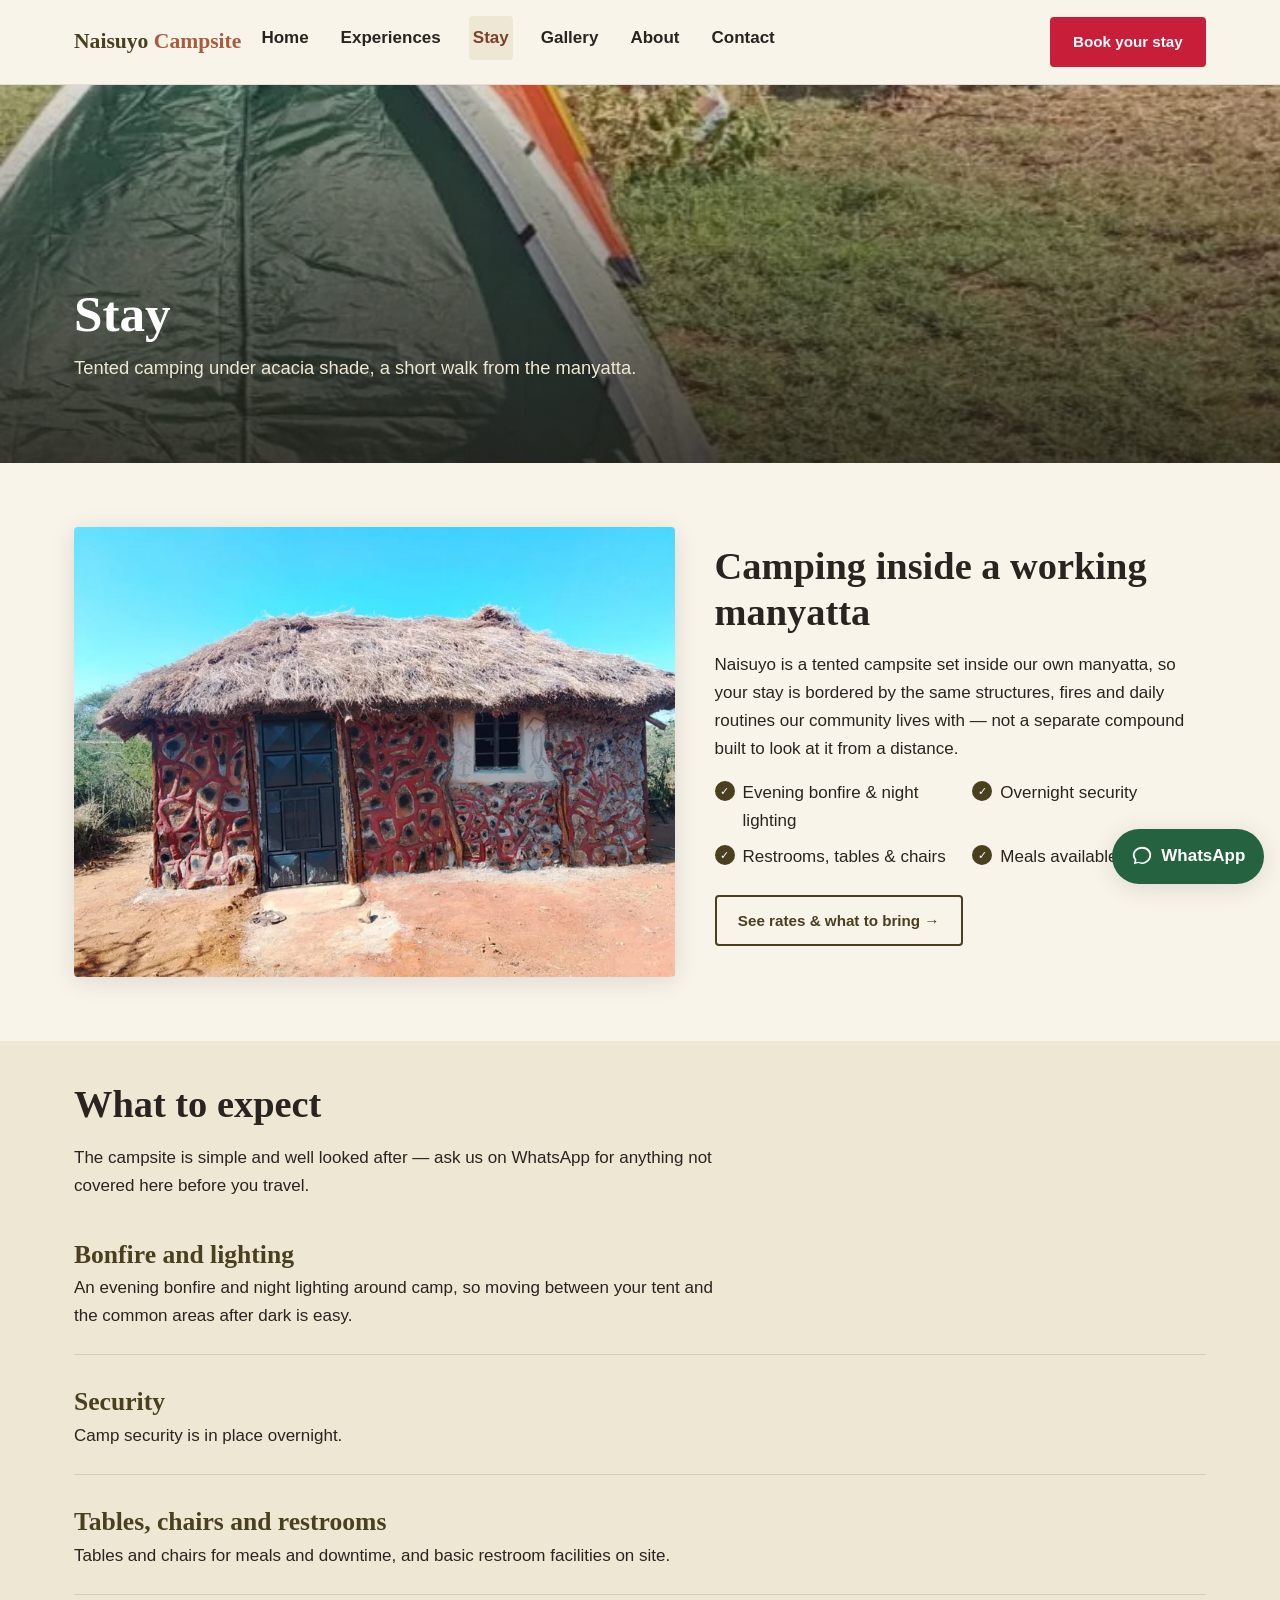
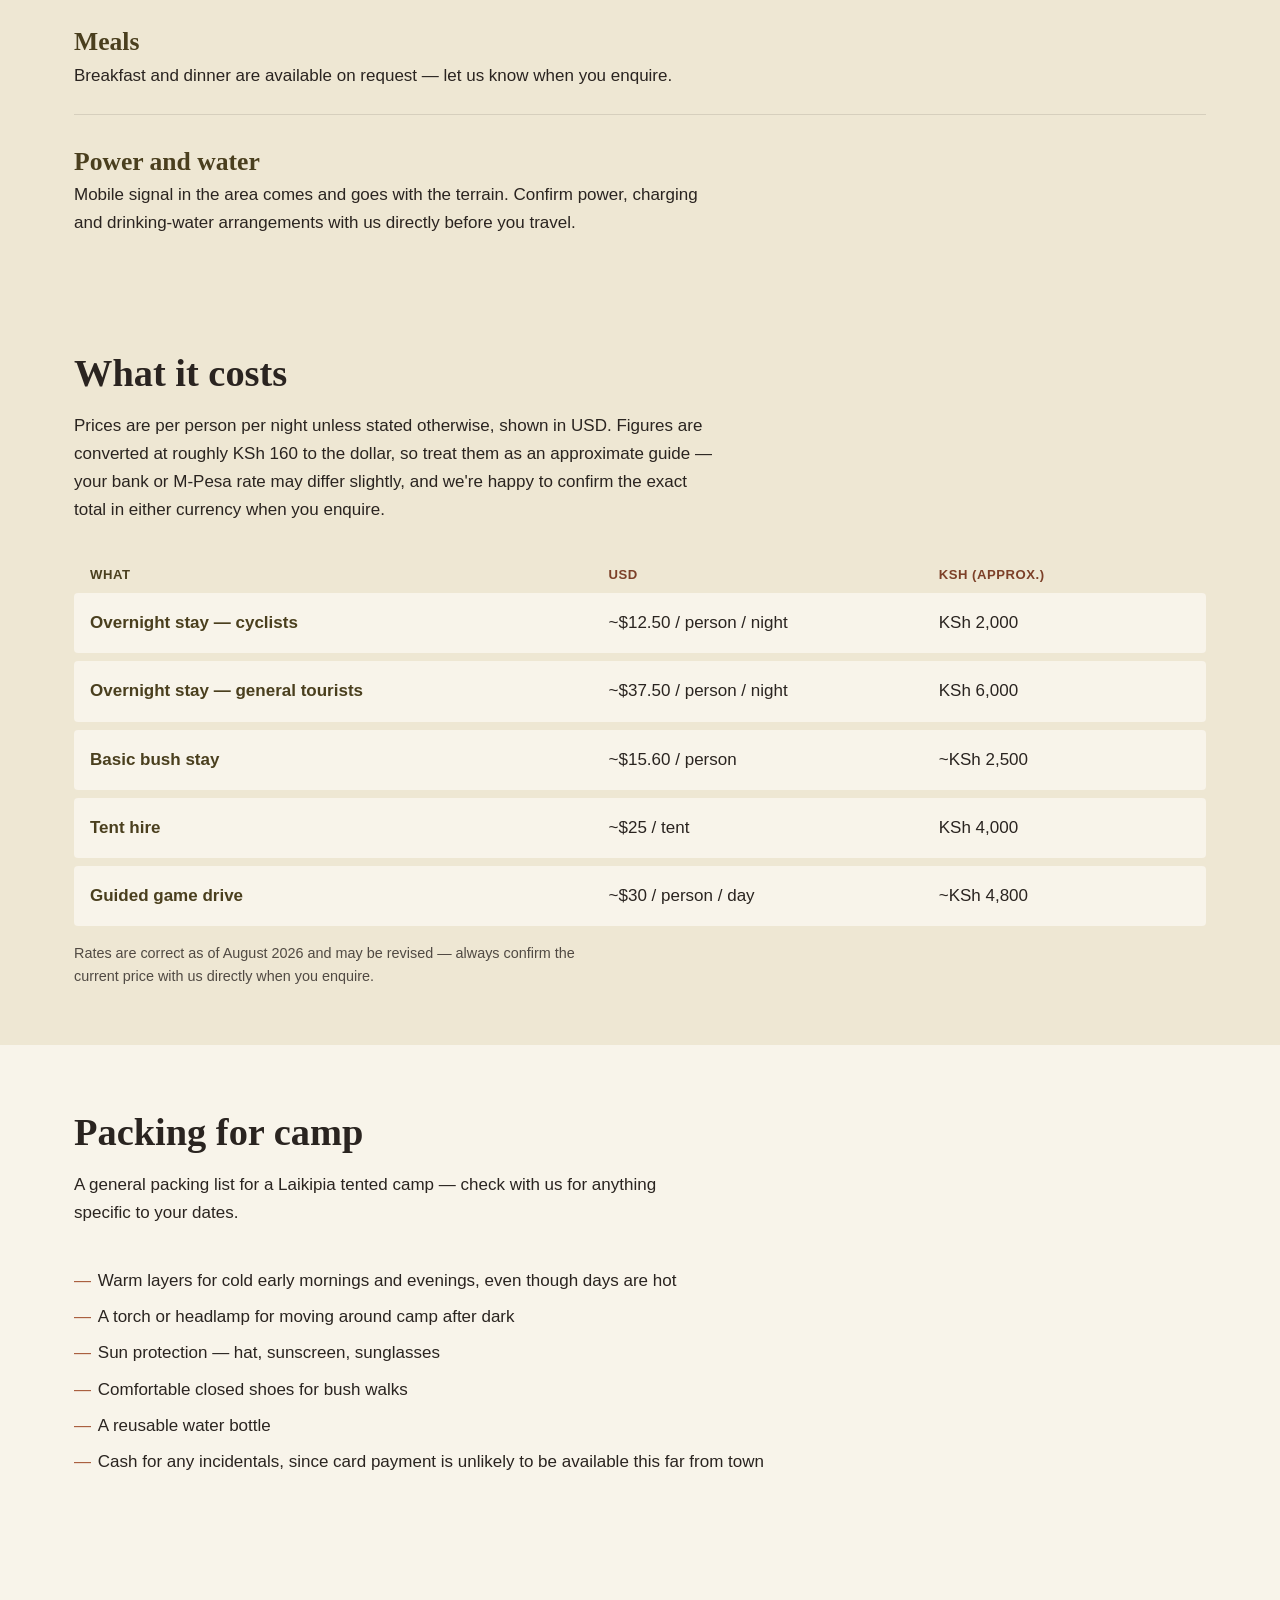
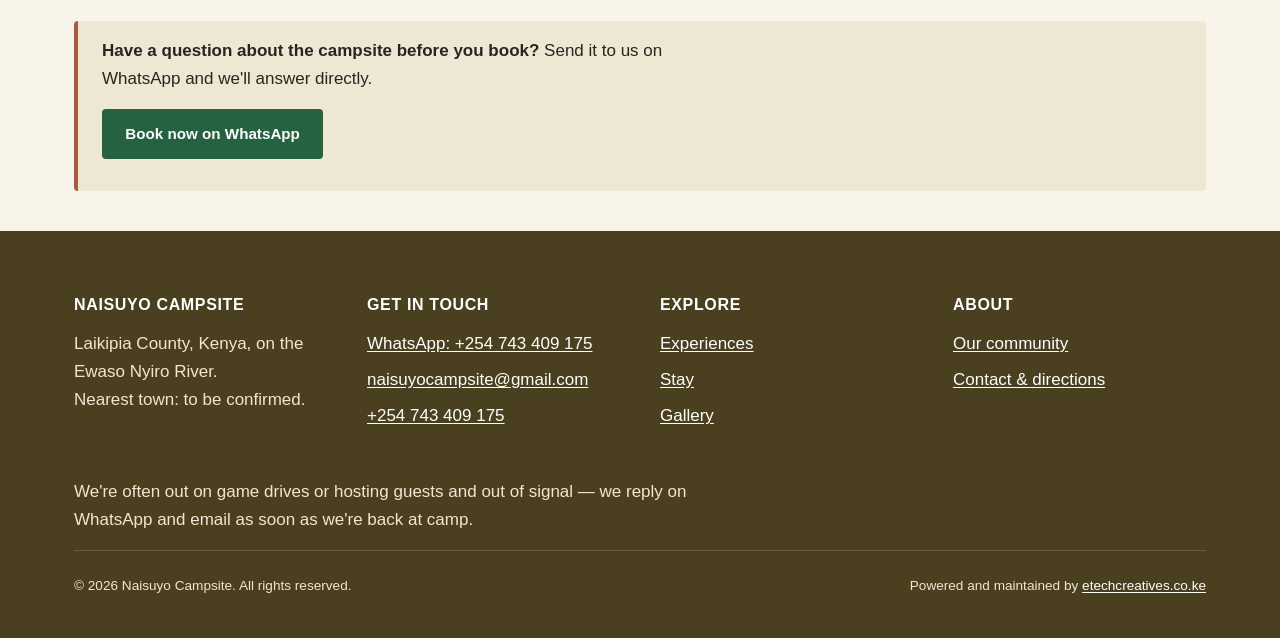
<file: stay.html>
<!DOCTYPE html>
<html lang="en">
<head>
<meta charset="UTF-8">
<meta name="viewport" content="width=device-width, initial-scale=1.0">
<title>Stay — Accommodation &amp; Facilities | Naisuyo Campsite</title>
<meta name="description" content="Tented camping under acacia shade at Naisuyo Campsite in Laikipia, Kenya, close to the manyatta. What to expect and what to bring.">
<link rel="canonical" href="https://www.naisuyo.co.ke/stay.html">
<meta property="og:type" content="website">
<meta property="og:title" content="Stay — Accommodation & Facilities | Naisuyo Campsite">
<meta property="og:description" content="Tented camping under acacia shade at Naisuyo Campsite in Laikipia, Kenya, close to the manyatta.">
<meta property="og:image" content="https://www.naisuyo.co.ke/images/og-image.jpg">
<meta property="og:url" content="https://www.naisuyo.co.ke/stay.html">
<meta name="twitter:card" content="summary_large_image">
<meta name="twitter:title" content="Stay — Accommodation & Facilities | Naisuyo Campsite">
<meta name="twitter:description" content="Tented camping under acacia shade at Naisuyo Campsite in Laikipia, Kenya, close to the manyatta.">
<meta name="twitter:image" content="https://www.naisuyo.co.ke/images/og-image.jpg">
<link rel="stylesheet" href="styles.css">
<link rel="icon" href="data:,">
</head>
<body>
<a class="skip-link" href="#main-content">Skip to content</a>

<header class="site-header">
  <div class="site-header__bar">
    <a href="index.html" class="site-logo">Naisuyo <span>Campsite</span></a>
    <a class="btn btn--accent header-cta" href="contact.html#enquiry">Book your stay</a>
    <button type="button" class="nav-toggle" aria-expanded="false" aria-controls="site-nav-panel" aria-label="Open menu">
      <span class="nav-toggle__icon"></span>
    </button>
    <nav class="site-nav" aria-label="Primary">
      <div class="site-nav__panel" id="site-nav-panel">
        <button type="button" class="nav-close" aria-label="Close menu">&times;</button>
        <ul class="site-nav__list">
          <li><a href="index.html">Home</a></li>
          <li><a href="experiences.html">Experiences</a></li>
          <li><a href="stay.html" aria-current="page">Stay</a></li>
          <li><a href="gallery.html">Gallery</a></li>
          <li><a href="about.html">About</a></li>
          <li><a href="contact.html">Contact</a></li>
        </ul>
        <a class="btn btn--accent btn--block site-nav__panel-cta" href="contact.html#enquiry">Book your stay</a>
      </div>
    </nav>
  </div>
  <div class="nav-backdrop"></div>
</header>

<main id="main-content">

  <section class="hero hero--page">
    <div class="hero__media">
      <picture>
        <source type="image/webp" srcset="images/dome-tents-under-acacia-shade-800.webp 800w, images/dome-tents-under-acacia-shade-1600.webp 1600w" sizes="100vw">
        <source type="image/jpeg" srcset="images/dome-tents-under-acacia-shade-800.jpg 800w, images/dome-tents-under-acacia-shade-1600.jpg 1600w" sizes="100vw">
        <img src="images/dome-tents-under-acacia-shade-1600.jpg" width="704" height="764" alt="Dome camping tents pitched under acacia trees at Naisuyo camp, morning light" decoding="async">
      </picture>
    </div>
    <div class="hero__content">
      <h1>Stay</h1>
      <p>Tented camping under acacia shade, a short walk from the manyatta.</p>
    </div>
  </section>

  <section class="section fade-up">
    <div class="container band">
      <div class="band__media">
        <picture>
          <source type="image/webp" srcset="images/maasai-manyatta-painted-hut-800.webp 800w, images/maasai-manyatta-painted-hut-1600.webp 1600w" sizes="(min-width: 900px) 45vw, 90vw">
          <source type="image/jpeg" srcset="images/maasai-manyatta-painted-hut-800.jpg 800w, images/maasai-manyatta-painted-hut-1600.jpg 1600w" sizes="(min-width: 900px) 45vw, 90vw">
          <img src="images/maasai-manyatta-painted-hut-800.jpg" width="800" height="600" alt="Hand-painted thatched hut with red-ochre and white geometric patterns, inside the Naisuyo manyatta" loading="lazy" decoding="async">
        </picture>
      </div>
      <div class="band__text">
        <h2>Camping inside a working manyatta</h2>
        <p>Naisuyo is a tented campsite set inside our own manyatta, so your stay is bordered by the same structures, fires and daily routines our community lives with — not a separate compound built to look at it from a distance.</p>
        <!-- TODO: confirm with owner — exact number of tents, bedding/mattress details, and whether guests can also sleep in a manyatta structure rather than a tent. See CONTENT-TODO.md. -->
        <ul class="checklist">
          <li class="checklist__item"><span class="checklist__icon" aria-hidden="true">&check;</span>Evening bonfire &amp; night lighting</li>
          <li class="checklist__item"><span class="checklist__icon" aria-hidden="true">&check;</span>Overnight security</li>
          <li class="checklist__item"><span class="checklist__icon" aria-hidden="true">&check;</span>Restrooms, tables &amp; chairs</li>
          <li class="checklist__item"><span class="checklist__icon" aria-hidden="true">&check;</span>Meals available on request</li>
        </ul>
        <p><a class="btn btn--outline" href="#rates">See rates &amp; what to bring &rarr;</a></p>
      </div>
    </div>
  </section>

  <section class="section section--tight fade-up" style="background: var(--color-scrub-light);">
    <div class="container">
      <div class="section-header">
        <h2>What to expect</h2>
        <p>The campsite is simple and well looked after — ask us on WhatsApp for anything not covered here before you travel.</p>
      </div>
      <ul class="feature-list">
        <li class="feature-list__item">
          <h3>Bonfire and lighting</h3>
          <p>An evening bonfire and night lighting around camp, so moving between your tent and the common areas after dark is easy.</p>
        </li>
        <li class="feature-list__item">
          <h3>Security</h3>
          <p>Camp security is in place overnight.</p>
        </li>
        <li class="feature-list__item">
          <h3>Tables, chairs and restrooms</h3>
          <p>Tables and chairs for meals and downtime, and basic restroom facilities on site.</p>
        </li>
        <li class="feature-list__item">
          <h3>Meals</h3>
          <p>Breakfast and dinner are available on request — let us know when you enquire.</p>
        </li>
        <li class="feature-list__item">
          <h3>Power and water</h3>
          <!-- TODO: confirm with owner — exact power/charging and drinking-water arrangements on site. -->
          <p>Mobile signal in the area comes and goes with the terrain. Confirm power, charging and drinking-water arrangements with us directly before you travel.</p>
        </li>
      </ul>
    </div>
  </section>

  <section class="section section--tight fade-up" id="rates" style="background: var(--color-scrub-light);">
    <div class="container">
      <div class="section-header">
        <h2>What it costs</h2>
        <p>Prices are per person per night unless stated otherwise, shown in USD. Figures are converted at roughly KSh 160 to the dollar, so treat them as an approximate guide — your bank or M-Pesa rate may differ slightly, and we're happy to confirm the exact total in either currency when you enquire.</p>
      </div>
      <div class="rates-table" role="table" aria-label="Naisuyo Campsite rates">
        <div class="rates-table__row rates-table__row--head" role="row">
          <span role="columnheader">What</span>
          <span role="columnheader">USD</span>
          <span role="columnheader">KSh (approx.)</span>
        </div>
        <div class="rates-table__row" role="row">
          <span role="cell">Overnight stay — cyclists</span>
          <span role="cell">~$12.50 / person / night</span>
          <span role="cell">KSh 2,000</span>
        </div>
        <div class="rates-table__row" role="row">
          <span role="cell">Overnight stay — general tourists</span>
          <span role="cell">~$37.50 / person / night</span>
          <span role="cell">KSh 6,000</span>
        </div>
        <div class="rates-table__row" role="row">
          <span role="cell">Basic bush stay <!-- TODO: confirm with owner — what exactly this tier includes, and how it differs from the standard tourist rate above. --></span>
          <span role="cell">~$15.60 / person</span>
          <span role="cell">~KSh 2,500</span>
        </div>
        <div class="rates-table__row" role="row">
          <span role="cell">Tent hire</span>
          <span role="cell">~$25 / tent</span>
          <span role="cell">KSh 4,000</span>
        </div>
        <div class="rates-table__row" role="row">
          <span role="cell">Guided game drive</span>
          <span role="cell">~$30 / person / day</span>
          <span role="cell">~KSh 4,800</span>
        </div>
      </div>
      <p class="rates-table__note">Rates are correct as of August 2026 and may be revised — always confirm the current price with us directly when you enquire.</p>
    </div>
  </section>

  <section class="section fade-up">
    <div class="container">
      <div class="section-header">
        <h2>Packing for camp</h2>
        <p>A general packing list for a Laikipia tented camp — check with us for anything specific to your dates.</p>
        <!-- TODO: confirm with owner — verify this list against what Naisuyo actually provides on site. See CONTENT-TODO.md. -->
      </div>
      <ul class="list-plain">
        <li>Warm layers for cold early mornings and evenings, even though days are hot</li>
        <li>A torch or headlamp for moving around camp after dark</li>
        <li>Sun protection — hat, sunscreen, sunglasses</li>
        <li>Comfortable closed shoes for bush walks</li>
        <li>A reusable water bottle</li>
        <li>Cash for any incidentals, since card payment is unlikely to be available this far from town</li>
      </ul>
    </div>
  </section>

  <section class="section section--tight fade-up">
    <div class="container">
      <div class="enquiry-note">
        <p><strong>Have a question about the campsite before you book?</strong> Send it to us on WhatsApp and we'll answer directly.</p>
        <p><a class="btn btn--whatsapp" href="https://wa.me/254743409175?text=Hello%20Naisuyo%2C%20I%27d%20like%20to%20enquire%20about%20a%20stay.">Book now on WhatsApp</a></p>
      </div>
    </div>
  </section>

</main>

<footer class="site-footer">
  <div class="container">
    <div class="footer-grid">
      <div>
        <h4>Naisuyo Campsite</h4>
        <p>Laikipia County, Kenya, on the Ewaso Nyiro River.<br><!-- TODO: confirm with owner -->Nearest town: to be confirmed.</p>
      </div>
      <div>
        <h4>Get in touch</h4>
        <ul>
          <li><a href="https://wa.me/254743409175">WhatsApp: +254 743 409 175</a></li>
          <li><a href="mailto:naisuyocampsite@gmail.com?subject=Enquiry%20from%20naisuyo.co.ke">naisuyocampsite@gmail.com</a></li>
          <li><a href="tel:+254743409175">+254 743 409 175</a></li>
        </ul>
      </div>
      <div>
        <h4>Explore</h4>
        <ul>
          <li><a href="experiences.html">Experiences</a></li>
          <li><a href="stay.html">Stay</a></li>
          <li><a href="gallery.html">Gallery</a></li>
        </ul>
      </div>
      <div>
        <h4>About</h4>
        <ul>
          <li><a href="about.html">Our community</a></li>
          <li><a href="contact.html">Contact &amp; directions</a></li>
        </ul>
      </div>
    </div>
    <p><!-- TODO: confirm with owner --> We're often out on game drives or hosting guests and out of signal — we reply on WhatsApp and email as soon as we're back at camp.</p>
    <div class="footer-bottom">
      <span>&copy; 2026 Naisuyo Campsite. All rights reserved.</span>
      <span>Powered and maintained by <a href="https://etechcreatives.co.ke/" target="_blank" rel="noopener noreferrer">etechcreatives.co.ke</a></span>
    </div>
  </div>
</footer>

<a class="whatsapp-fab" href="https://wa.me/254743409175?text=Hello%20Naisuyo%2C%20I%27d%20like%20to%20enquire%20about%20a%20stay." aria-label="Chat with us on WhatsApp">
  <svg viewBox="0 0 24 24" fill="currentColor" aria-hidden="true"><path d="M12 2C6.48 2 2 6.02 2 11c0 2.02.78 3.87 2.08 5.36L3 21l4.9-1.28C9.2 20.24 10.56 20.6 12 20.6c5.52 0 10-4.02 10-9.6S17.52 2 12 2zm0 17.2c-1.3 0-2.53-.32-3.6-.9l-.26-.14-2.9.76.78-2.83-.17-.29A7.77 7.77 0 0 1 4 11c0-3.87 3.58-7 8-7s8 3.13 8 7-3.58 8.2-8 8.2z"/></svg>
  WhatsApp
</a>

<script src="main.js" defer></script>
</body>
</html>
</file>
<file: styles.css>
/* ==========================================================================
   Naisuyo Campsite — shared stylesheet
   Palette: dry acacia scrub, red-ochre earth, dry manyatta grass, warm off-white.
   One accent (beadwork red) reserved for calls-to-action only.
   ========================================================================== */

:root {
  /* Palette */
  --color-earth: #a85c3b;       /* red-ochre earth */
  --color-earth-dark: #7c4028;
  --color-scrub: #cdbf94;       /* dry acacia scrub / tan */
  --color-scrub-light: #eee7d3;
  --color-grass: #4a3f1e;       /* dry manyatta grass — khaki-brown, not green */
  --color-grass-dark: #332b14;
  --color-offwhite: #f8f4ea;    /* warm off-white surface */
  --color-charcoal: #2a2420;    /* near-black, warm */
  --color-accent: #c81e3a;      /* beadwork red — CTAs and small accents only */
  --color-accent-dark: #9e1830;
  --color-white: #ffffff;

  /* Type */
  --font-heading: "Iowan Old Style", "Palatino Linotype", Palatino, Georgia, "Times New Roman", serif;
  --font-body: -apple-system, BlinkMacSystemFont, "Segoe UI", Roboto, "Helvetica Neue", Arial, sans-serif;

  /* Spacing scale */
  --space-1: 0.25rem;
  --space-2: 0.5rem;
  --space-3: 1rem;
  --space-4: 1.5rem;
  --space-5: 2.5rem;
  --space-6: 4rem;
  --space-7: 6rem;

  --measure: 68ch;
  --radius: 4px;
  --shadow-soft: 0 4px 24px rgba(42, 36, 32, 0.12);
  --focus-ring: 3px solid #2f6fed;
}

/* ---- Reset ---- */
*, *::before, *::after { box-sizing: border-box; }
html { -webkit-text-size-adjust: 100%; }
body {
  margin: 0;
  background: var(--color-offwhite);
  color: var(--color-charcoal);
  font-family: var(--font-body);
  font-size: 17px;
  line-height: 1.65;
  text-rendering: optimizeLegibility;
}
img { max-width: 100%; height: auto; display: block; }
a { color: inherit; }
h1, h2, h3, h4 { font-family: var(--font-heading); line-height: 1.2; margin: 0 0 var(--space-3); font-weight: 600; }
h1 { font-size: clamp(2rem, 5vw, 3.2rem); }
h2 { font-size: clamp(1.6rem, 3.5vw, 2.4rem); }
h3 { font-size: clamp(1.25rem, 2.5vw, 1.6rem); }
p { margin: 0 0 var(--space-3); max-width: var(--measure); }
ul, ol { padding-left: 1.25em; }
li { margin-bottom: var(--space-2); }
button { font-family: inherit; }

/* Visible focus ring everywhere, keyboard-first */
a:focus-visible,
button:focus-visible,
input:focus-visible,
textarea:focus-visible,
select:focus-visible,
summary:focus-visible {
  outline: var(--focus-ring);
  outline-offset: 2px;
}

/* Skip link */
.skip-link {
  position: absolute;
  left: var(--space-3);
  top: -60px;
  background: var(--color-grass);
  color: var(--color-white);
  padding: var(--space-2) var(--space-3);
  border-radius: var(--radius);
  z-index: 200;
  transition: top 0.2s ease;
  text-decoration: none;
  font-weight: 600;
}
.skip-link:focus { top: var(--space-3); }

.visually-hidden {
  position: absolute !important;
  width: 1px; height: 1px;
  padding: 0; margin: -1px;
  overflow: hidden;
  clip: rect(0,0,0,0);
  white-space: nowrap;
  border: 0;
}

/* ---- Layout helpers ---- */
.container {
  max-width: 1180px;
  margin: 0 auto;
  padding: 0 var(--space-4);
}
main { display: block; }
/* Keep in-page anchor targets clear of the sticky header on jump/scroll */
[id] { scroll-margin-top: 6rem; }
.section {
  padding: var(--space-6) 0;
}
.section--tight { padding: var(--space-5) 0; }
.section-header { max-width: 46rem; margin-bottom: var(--space-5); }
.section-header--right { margin-left: auto; text-align: right; }

/* ---- Header ---- */
.site-header {
  position: sticky;
  top: 0;
  z-index: 100;
  background: var(--color-offwhite);
  border-bottom: 1px solid rgba(42,36,32,0.1);
}
.site-header__bar {
  display: flex;
  align-items: center;
  justify-content: space-between;
  padding: var(--space-2) var(--space-3);
  max-width: 1180px;
  margin: 0 auto;
  gap: var(--space-2);
}
.site-logo {
  font-family: var(--font-heading);
  font-size: 1.05rem;
  font-weight: 700;
  text-decoration: none;
  color: var(--color-grass);
}
.site-logo span { color: var(--color-earth); }
@media (min-width: 400px) {
  .site-header__bar { padding: var(--space-3) var(--space-4); gap: var(--space-3); }
  .site-logo { font-size: 1.35rem; white-space: nowrap; }
}

.nav-toggle {
  display: inline-flex;
  align-items: center;
  justify-content: center;
  width: 44px;
  height: 44px;
  border: 1px solid var(--color-grass);
  border-radius: var(--radius);
  background: transparent;
  cursor: pointer;
  order: 3;
}
.nav-toggle__icon,
.nav-toggle__icon::before,
.nav-toggle__icon::after {
  display: block;
  width: 20px;
  height: 2px;
  background: var(--color-grass);
  position: relative;
  transition: transform 0.2s ease, opacity 0.2s ease;
}
.nav-toggle__icon::before { content: ""; position: absolute; top: -6px; }
.nav-toggle__icon::after { content: ""; position: absolute; top: 6px; }
.nav-toggle[aria-expanded="true"] .nav-toggle__icon { background: transparent; }
.nav-toggle[aria-expanded="true"] .nav-toggle__icon::before { transform: translateY(6px) rotate(45deg); }
.nav-toggle[aria-expanded="true"] .nav-toggle__icon::after { transform: translateY(-6px) rotate(-45deg); }

.nav-backdrop {
  position: fixed;
  inset: 0;
  background: rgba(20,17,14,0.5);
  z-index: 98;
  display: none;
}
.nav-backdrop.is-open { display: block; }

.site-nav {
  order: 4;
}
.site-nav__panel {
  position: fixed;
  top: 0;
  right: 0;
  bottom: 0;
  width: min(320px, 85vw);
  background: var(--color-offwhite);
  z-index: 99;
  padding: var(--space-4);
  transform: translateX(100%);
  transition: transform 0.25s ease;
  overflow-y: auto;
  box-shadow: var(--shadow-soft);
}
.site-nav__panel.is-open { transform: translateX(0); }
.nav-close {
  display: block;
  margin-left: auto;
  width: 40px;
  height: 40px;
  border: 1px solid var(--color-grass);
  border-radius: var(--radius);
  background: transparent;
  font-size: 1.2rem;
  cursor: pointer;
}
.site-nav__list {
  list-style: none;
  margin: var(--space-4) 0 0;
  padding: 0;
  display: flex;
  flex-direction: column;
  gap: var(--space-1);
}
.site-nav__list a {
  display: block;
  padding: var(--space-3);
  text-decoration: none;
  font-weight: 600;
  border-radius: var(--radius);
}
.site-nav__list a:hover,
.site-nav__list a[aria-current="page"] {
  background: var(--color-scrub-light);
  color: var(--color-earth-dark);
}
.site-nav__panel-cta { margin-top: var(--space-4); }

.btn {
  display: inline-block;
  padding: 0.7em 1.4em;
  border-radius: var(--radius);
  text-decoration: none;
  font-weight: 700;
  font-size: 0.95rem;
  border: 2px solid transparent;
  cursor: pointer;
  text-align: center;
}
.btn--accent {
  background: var(--color-accent);
  color: var(--color-white);
}
.btn--accent:hover { background: var(--color-accent-dark); }
.btn--outline {
  background: transparent;
  border-color: var(--color-grass);
  color: var(--color-grass);
}
.btn--outline:hover { background: var(--color-grass); color: var(--color-white); }
.btn--whatsapp {
  background: #25623f;
  color: var(--color-white);
}
.btn--whatsapp:hover { background: #1d4d32; }
.btn--block { display: block; width: 100%; }
.btn--ghost-light { background: transparent; border-color: var(--color-white); color: var(--color-white); }
.btn--ghost-light:hover { background: var(--color-white); color: var(--color-grass); }

.header-cta {
  order: 2;
  margin-left: auto;
  padding: 0.5em 0.75em;
  font-size: 0.8rem;
}
@media (min-width: 400px) {
  .header-cta { padding: 0.7em 1.4em; font-size: 0.95rem; }
}
.nav-toggle { width: 38px; height: 38px; flex-shrink: 0; }
@media (min-width: 400px) {
  .nav-toggle { width: 44px; height: 44px; }
}

/* Desktop header */
@media (min-width: 900px) {
  .nav-toggle { display: none; }
  .site-nav { order: 2; }
  .site-nav__panel {
    position: static;
    width: auto;
    transform: none;
    background: transparent;
    padding: 0;
    box-shadow: none;
    overflow: visible;
  }
  .nav-close, .nav-backdrop { display: none; }
  .site-nav__list {
    flex-direction: row;
    gap: var(--space-4);
    margin: 0;
  }
  .site-nav__list a { padding: var(--space-2) var(--space-1); }
  .site-nav__panel-cta { display: none; }
  .header-cta { order: 3; }
}

/* ---- Hero ---- */
.hero {
  position: relative;
  color: var(--color-white);
  display: flex;
  align-items: flex-end;
  min-height: 62vh;
}
.hero__media {
  position: absolute;
  inset: 0;
  z-index: -1;
  overflow: hidden;
}
.hero__media img { width: 100%; height: 100%; object-fit: cover; }
.hero__media::after {
  content: "";
  position: absolute;
  inset: 0;
  background: linear-gradient(180deg, rgba(32,26,20,0.15) 0%, rgba(32,26,20,0.78) 100%);
}
.hero__content {
  position: relative;
  padding: var(--space-6) var(--space-4);
  max-width: 1180px;
  margin: 0 auto;
  width: 100%;
}
.hero__content h1 { color: var(--color-white); margin-bottom: var(--space-2); }
.hero__content p { color: var(--color-scrub-light); font-size: 1.15rem; }
.hero__actions { display: flex; flex-wrap: wrap; gap: var(--space-3); margin-top: var(--space-4); }
.hero--page { min-height: 42vh; }

/* ---- Asymmetric bands ---- */
.band {
  display: grid;
  gap: var(--space-5);
  align-items: center;
}
.band__media img { border-radius: var(--radius); box-shadow: var(--shadow-soft); aspect-ratio: 4 / 3; object-fit: cover; width: 100%; }
@media (min-width: 900px) {
  .band { grid-template-columns: 1.1fr 0.9fr; }
  .band--reverse { grid-template-columns: 0.9fr 1.1fr; }
  .band--reverse .band__media { order: 2; }
  /* More text than a portrait image can visually balance — give the copy
     more width and let it flow in two columns instead of one tall strip.
     .band__media is first in the DOM, so the narrow fraction goes first. */
  .band--text-heavy { grid-template-columns: 0.95fr 1.05fr; gap: var(--space-4); }
}
.band__copy p { margin-bottom: var(--space-3); }
@media (min-width: 640px) {
  .band__copy {
    column-count: 2;
    column-gap: var(--space-5);
  }
  .band__copy p { max-width: none; }
}

/* ---- About collage: two overlapping photos + a stat-style badge ---- */
.about-collage {
  position: relative;
  max-width: 480px;
  margin: 0 auto var(--space-6);
  padding: 0 0 var(--space-6) 0;
}
.about-collage__main img {
  border-radius: 28px;
  box-shadow: var(--shadow-soft);
  width: 100%;
  aspect-ratio: 4 / 3;
  object-fit: cover;
}
.about-collage__badge {
  position: absolute;
  top: var(--space-4);
  right: 0;
  background: var(--color-grass);
  color: var(--color-white);
  border-radius: 18px;
  padding: var(--space-3);
  box-shadow: var(--shadow-soft);
  line-height: 1.2;
}
.about-collage__badge-label {
  display: block;
  font-family: var(--font-heading);
  font-size: 1.5rem;
  font-weight: 700;
}
.about-collage__badge-sub {
  display: block;
  font-size: 0.7rem;
  font-weight: 700;
  letter-spacing: 0.06em;
  text-transform: uppercase;
  color: var(--color-scrub-light);
  margin-top: 0.2em;
}
.about-collage__secondary {
  position: absolute;
  bottom: 0;
  left: -12%;
  width: 55%;
}
.about-collage__secondary img {
  border-radius: 20px;
  border: 4px solid var(--color-offwhite);
  box-shadow: var(--shadow-soft);
  width: 100%;
  aspect-ratio: 3 / 4;
  object-fit: cover;
}
@media (min-width: 480px) {
  .about-collage { margin: 0 0 var(--space-6); }
}

/* ---- Checklist (paired with the collage) ---- */
.checklist-label { font-weight: 700; margin-bottom: var(--space-2); }
.checklist {
  list-style: none;
  padding: 0;
  margin: 0 0 var(--space-4);
  display: grid;
  gap: var(--space-2) var(--space-4);
}
.checklist__item { display: flex; align-items: flex-start; gap: var(--space-2); margin-bottom: 0; }
.checklist__icon {
  flex-shrink: 0;
  width: 20px;
  height: 20px;
  border-radius: 50%;
  background: var(--color-grass);
  color: var(--color-white);
  display: inline-flex;
  align-items: center;
  justify-content: center;
  font-size: 0.7rem;
  margin-top: 0.15em;
}
@media (min-width: 480px) {
  .checklist { grid-template-columns: 1fr 1fr; }
}

.btn--pill { border-radius: 999px; }

.band-full {
  position: relative;
  color: var(--color-white);
  min-height: 50vh;
  display: flex;
  align-items: center;
}
.band-full img { position: absolute; inset: 0; width: 100%; height: 100%; object-fit: cover; z-index: -2; }
.band-full::before {
  content: "";
  position: absolute; inset: 0;
  background: linear-gradient(90deg, rgba(32,26,20,0.82) 0%, rgba(32,26,20,0.35) 70%);
  z-index: -1;
}
.band-full__content { max-width: 32rem; padding: var(--space-6) var(--space-4); }
.band-full__content p { color: var(--color-scrub-light); }

/* ---- Feature lists (used instead of generic three-card grids) ---- */
.feature-list {
  list-style: none;
  padding: 0;
  margin: 0;
  display: grid;
  gap: var(--space-4);
}
.feature-list__item {
  padding-bottom: var(--space-4);
  border-bottom: 1px solid rgba(42,36,32,0.12);
}
.feature-list__item:last-child { border-bottom: none; }
.feature-list__item h3 { color: var(--color-grass); margin-bottom: var(--space-1); }
.feature-list__item p { margin-bottom: 0; }

/* ---- Rates table ---- */
.rates-table {
  display: grid;
  gap: var(--space-2);
  margin-top: var(--space-4);
}
.rates-table__row {
  display: grid;
  grid-template-columns: 1fr;
  gap: var(--space-1) var(--space-3);
  background: var(--color-offwhite);
  border-radius: var(--radius);
  padding: var(--space-3);
}
.rates-table__row > span:first-child { font-weight: 700; color: var(--color-grass); }
.rates-table__row--head { display: none; }
.rates-table__note { margin-top: var(--space-3); font-size: 0.9rem; color: var(--color-charcoal); opacity: 0.8; }
@media (min-width: 640px) {
  .rates-table__row {
    grid-template-columns: 1.6fr 1fr 0.8fr;
    align-items: center;
  }
  .rates-table__row--head {
    display: grid;
    background: none;
    padding: 0 var(--space-3);
    font-size: 0.82rem;
    text-transform: uppercase;
    letter-spacing: 0.04em;
    color: var(--color-earth-dark);
  }
  .rates-table__row--head span { font-weight: 700; color: var(--color-earth-dark); }
}

/* ---- Gallery ---- */
.gallery-grid {
  display: grid;
  grid-template-columns: repeat(2, 1fr);
  gap: var(--space-3);
}
.gallery-grid__item {
  position: relative;
  border-radius: var(--radius);
  overflow: hidden;
  cursor: pointer;
  background: none;
  border: none;
  padding: 0;
  display: block;
}
.gallery-grid__item img { width: 100%; height: 100%; object-fit: cover; aspect-ratio: 4 / 3; transition: transform 0.3s ease; }
.gallery-grid__item:hover img { transform: scale(1.04); }
.gallery-grid__item--tall img { aspect-ratio: 3 / 4; }
.gallery-grid__caption {
  position: absolute; left: 0; right: 0; bottom: 0;
  padding: var(--space-2) var(--space-2);
  background: linear-gradient(0deg, rgba(32,26,20,0.85), transparent);
  color: var(--color-white);
  font-size: 0.85rem;
  opacity: 0;
  transition: opacity 0.2s ease;
}
.gallery-grid__item:hover .gallery-grid__caption,
.gallery-grid__item:focus-visible .gallery-grid__caption { opacity: 1; }

@media (min-width: 700px) {
  .gallery-grid { grid-template-columns: repeat(3, 1fr); }
}
@media (min-width: 1100px) {
  .gallery-grid { grid-template-columns: repeat(4, 1fr); }
}

/* Lightbox */
.lightbox {
  position: fixed;
  inset: 0;
  z-index: 300;
  background: rgba(20,17,14,0.94);
  display: none;
  align-items: center;
  justify-content: center;
  padding: var(--space-4);
}
.lightbox.is-open { display: flex; }
.lightbox__figure { max-width: 92vw; max-height: 86vh; text-align: center; }
.lightbox__figure img { max-height: 78vh; width: auto; margin: 0 auto; border-radius: var(--radius); }
.lightbox__caption { color: var(--color-scrub-light); margin-top: var(--space-2); font-size: 0.9rem; }
.lightbox__close,
.lightbox__prev,
.lightbox__next {
  position: absolute;
  background: rgba(255,255,255,0.12);
  color: var(--color-white);
  border: none;
  border-radius: 50%;
  width: 48px;
  height: 48px;
  font-size: 1.4rem;
  cursor: pointer;
  display: flex;
  align-items: center;
  justify-content: center;
}
.lightbox__close { top: var(--space-4); right: var(--space-4); }
.lightbox__prev { left: var(--space-3); top: 50%; transform: translateY(-50%); }
.lightbox__next { right: var(--space-3); top: 50%; transform: translateY(-50%); }
.lightbox__close:hover, .lightbox__prev:hover, .lightbox__next:hover { background: rgba(255,255,255,0.25); }

/* ---- Book-now panel ---- */
.enquiry {
  background: var(--color-white);
  border-radius: var(--radius);
  padding: var(--space-5);
  box-shadow: var(--shadow-soft);
}
.form-hint {
  font-size: 0.85rem;
  color: #574f47;
  margin-top: var(--space-1);
}
.enquiry-note {
  background: var(--color-scrub-light);
  border-left: 4px solid var(--color-earth);
  padding: var(--space-3) var(--space-4);
  border-radius: var(--radius);
  margin-top: var(--space-4);
}

/* ---- WhatsApp floating button ---- */
.whatsapp-fab {
  position: fixed;
  right: var(--space-3);
  bottom: var(--space-3);
  z-index: 150;
  display: inline-flex;
  align-items: center;
  gap: 0.5em;
  background: #25623f;
  color: var(--color-white);
  padding: 0.8em 1.1em;
  border-radius: 999px;
  text-decoration: none;
  font-weight: 700;
  box-shadow: var(--shadow-soft);
}
.whatsapp-fab:hover { background: #1d4d32; }
.whatsapp-fab svg { width: 22px; height: 22px; flex-shrink: 0; }

/* ---- Footer ---- */
.site-footer {
  background: var(--color-grass);
  color: var(--color-scrub-light);
  padding: var(--space-6) 0 var(--space-5);
}
.site-footer a { color: var(--color-white); text-decoration: underline; text-underline-offset: 2px; }
.site-footer a:hover { color: var(--color-scrub); }
.footer-grid {
  display: grid;
  gap: var(--space-5);
  margin-bottom: var(--space-5);
}
.footer-grid h4 { color: var(--color-white); font-family: var(--font-body); font-size: 1rem; letter-spacing: 0.04em; text-transform: uppercase; }
.footer-grid ul { list-style: none; padding: 0; margin: 0; }
.footer-grid li { margin-bottom: var(--space-2); }
.footer-bottom {
  border-top: 1px solid rgba(255,255,255,0.15);
  padding-top: var(--space-4);
  font-size: 0.85rem;
  display: flex;
  flex-wrap: wrap;
  gap: var(--space-3);
  justify-content: space-between;
}
@media (min-width: 700px) {
  .footer-grid { grid-template-columns: repeat(4, 1fr); }
}

/* ---- 404 ---- */
.not-found {
  min-height: 60vh;
  display: flex;
  align-items: center;
}

/* ---- Motion ----
   Only animated when JS has added .js-anim to <html> AND the visitor has no
   reduced-motion preference. Without JS, .fade-up elements are always
   fully visible — content never depends on script running. */
@media (prefers-reduced-motion: no-preference) {
  html.js-anim .fade-up {
    opacity: 0;
    transform: translateY(16px);
    transition: opacity 0.6s ease, transform 0.6s ease;
  }
  html.js-anim .fade-up.is-visible {
    opacity: 1;
    transform: none;
  }
}

/* ---- Misc content pages ---- */
.list-plain { list-style: none; padding: 0; }
.list-plain li { padding-left: 1.4em; position: relative; }
.list-plain li::before {
  content: "—";
  position: absolute;
  left: 0;
  color: var(--color-earth);
}
.map-embed-note {
  background: var(--color-scrub-light);
  padding: var(--space-4);
  border-radius: var(--radius);
}
.pill {
  display: inline-block;
  background: var(--color-scrub-light);
  color: var(--color-grass);
  padding: 0.3em 0.8em;
  border-radius: 999px;
  font-size: 0.85rem;
  font-weight: 700;
  margin: 0 var(--space-1) var(--space-1) 0;
}
</file>
